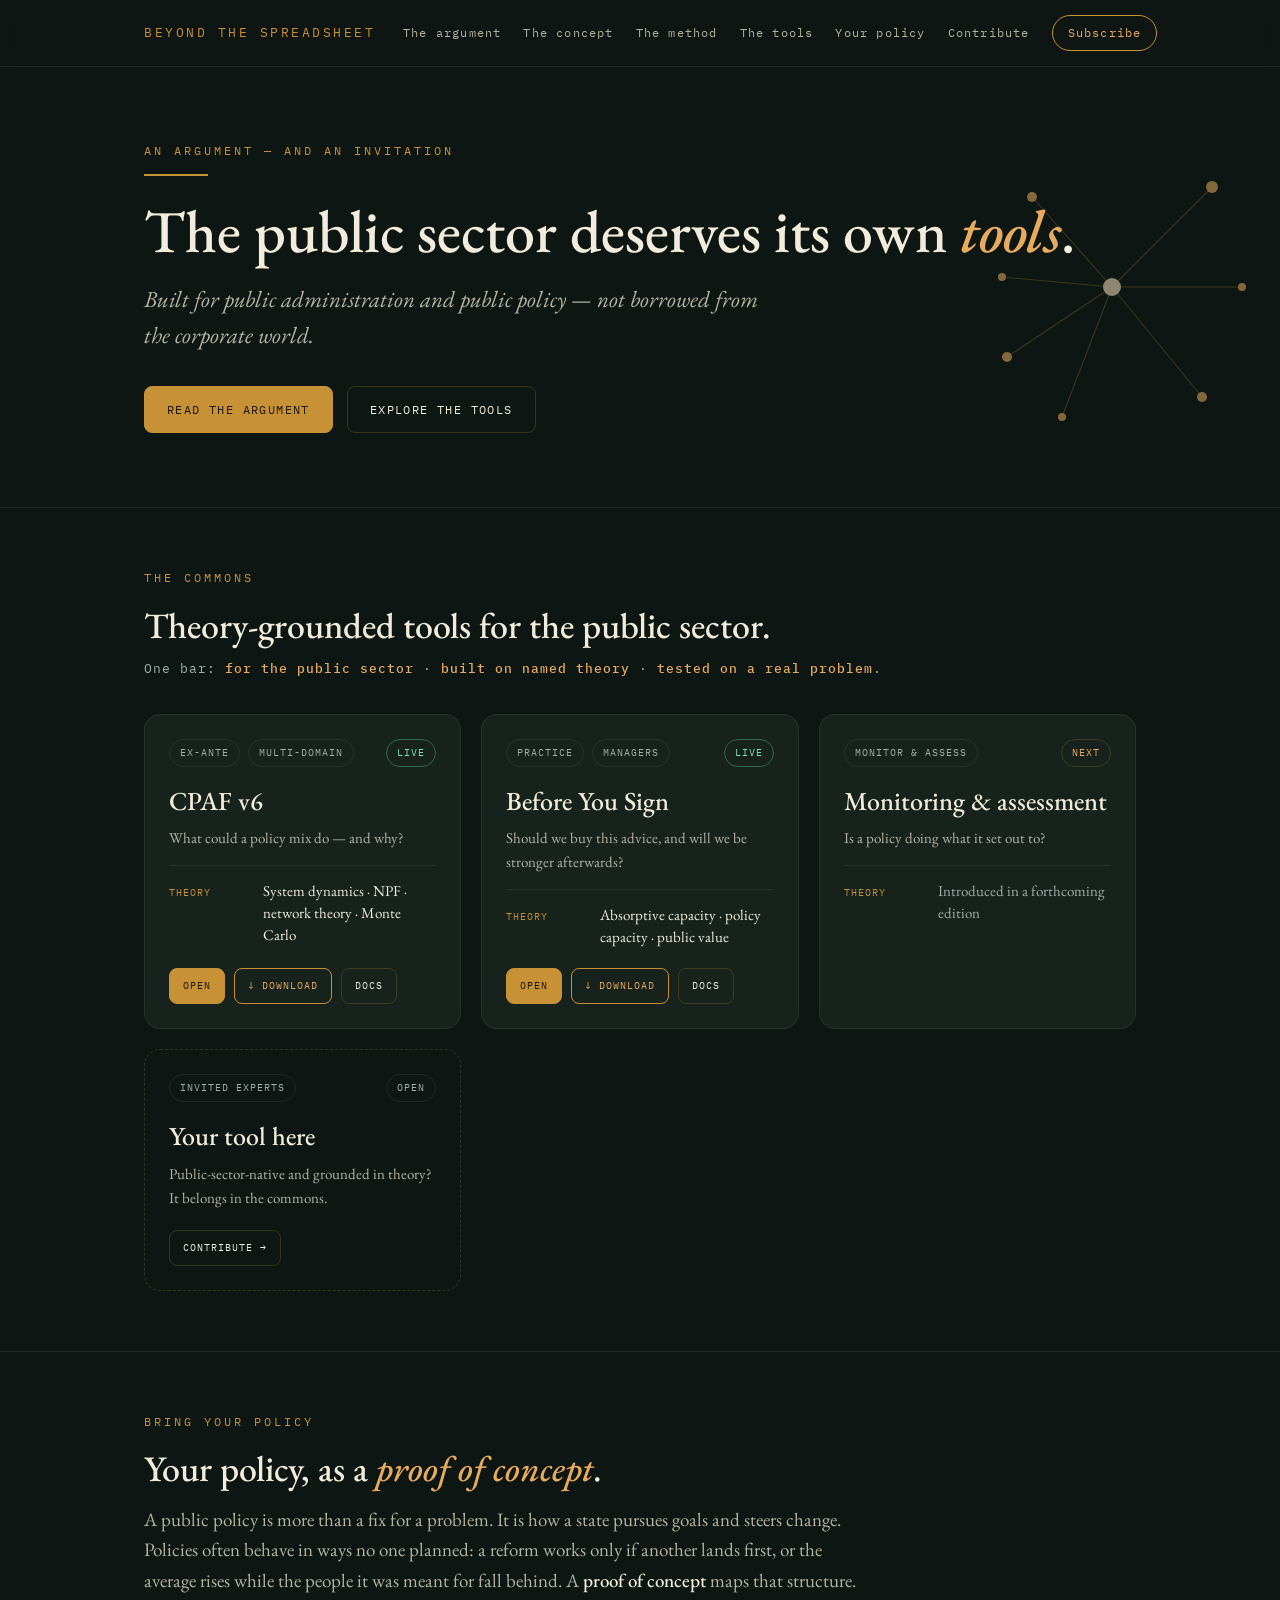
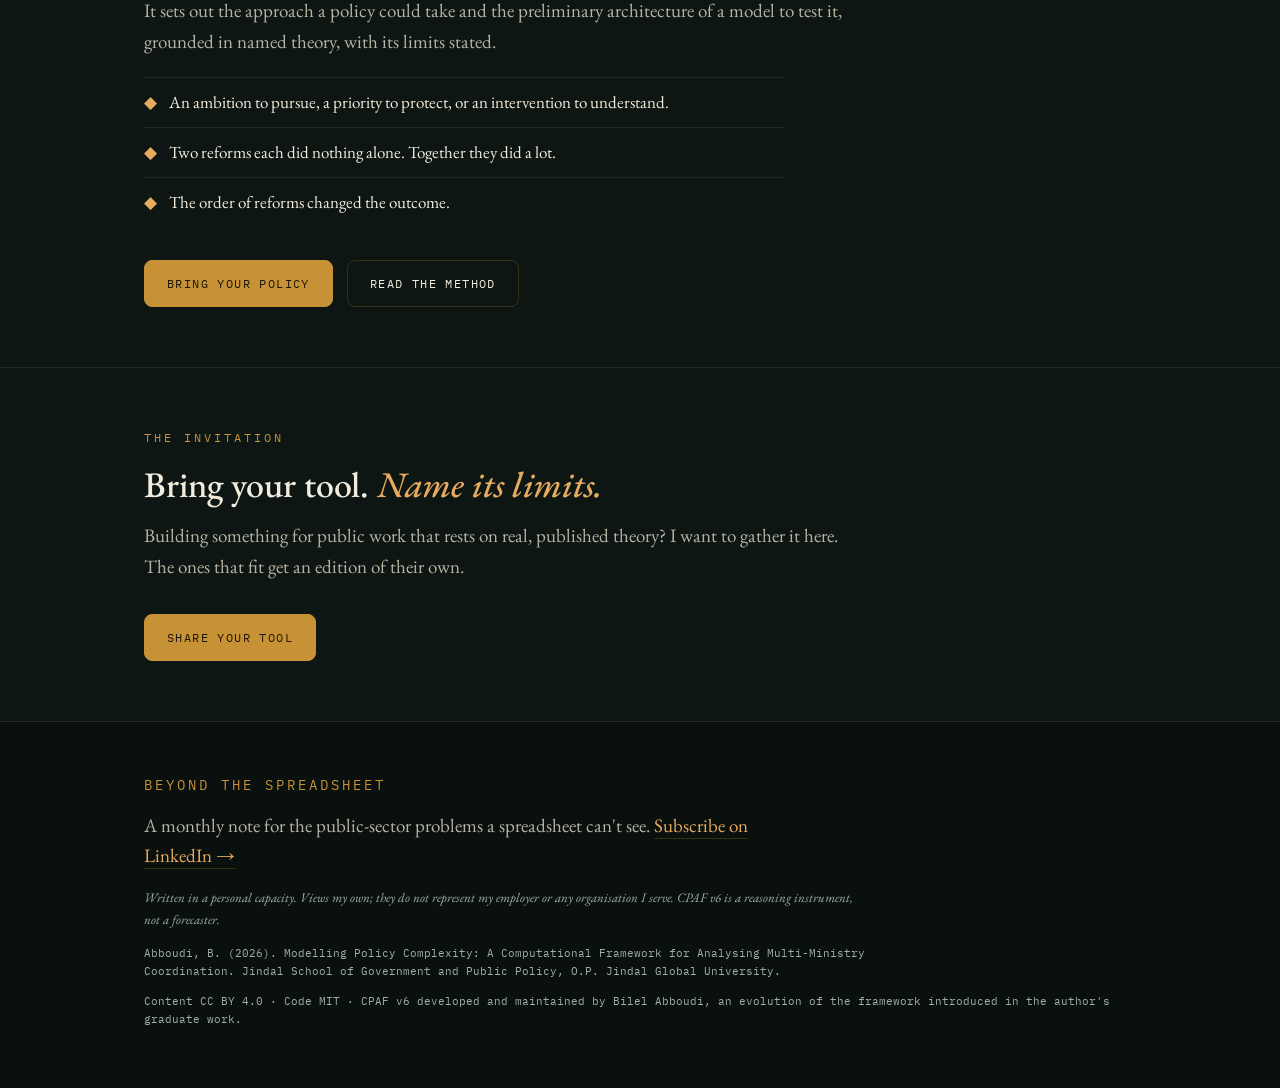
<file: index.html>
<!DOCTYPE html><html lang="en"><head><meta charset="utf-8"><meta name="viewport" content="width=device-width,initial-scale=1">
<title>Home · Beyond the Spreadsheet</title><meta name="description" content="Theory-grounded tools for the public sector.">
<link rel="preconnect" href="https://fonts.googleapis.com"><link rel="preconnect" href="https://fonts.gstatic.com" crossorigin>
<link rel="icon" href="/assets/img/favicon.svg"><link rel="stylesheet" href="/assets/css/brand.css">
<meta property="og:title" content="Beyond the Spreadsheet"><meta property="og:description" content="Theory-grounded tools for the public sector."><meta property="og:type" content="website">
</head><body><nav><div class="wrap"><a class="brand" href="/">BEYOND THE SPREADSHEET</a>
<div class="navlinks"><a href="/argument.html">The argument</a><a href="/concept.html">The concept</a><a href="/method.html">The method</a><a href="/tools.html">The tools</a><a href="/policy.html">Your policy</a><a href="/contribute.html">Contribute</a><a class="pill" data-subscribe href="#">Subscribe</a></div></div></nav>
<header><div class="wrap"><svg width="360" height="360" viewBox="0 0 360 360" style="position:absolute;right:8px;top:40px;opacity:.55" aria-hidden="true">
<g stroke="#C79236" stroke-opacity=".45" stroke-width="1.1"><line x1="200" y1="180" x2="120" y2="90"/><line x1="200" y1="180" x2="300" y2="80"/><line x1="200" y1="180" x2="330" y2="180"/><line x1="200" y1="180" x2="290" y2="290"/><line x1="200" y1="180" x2="150" y2="310"/><line x1="200" y1="180" x2="95" y2="250"/><line x1="200" y1="180" x2="90" y2="170"/></g>
<g fill="#E6AB5E"><circle cx="120" cy="90" r="5"/><circle cx="300" cy="80" r="6"/><circle cx="330" cy="180" r="4"/><circle cx="290" cy="290" r="5"/><circle cx="150" cy="310" r="4"/><circle cx="95" cy="250" r="5"/><circle cx="90" cy="170" r="4"/></g>
<circle cx="200" cy="180" r="9" fill="#F4E3C0"/></svg>
<div class="ey">An argument — and an invitation</div><div class="rule"></div>
<h1>The public sector deserves its own <em>tools</em>.</h1>
<p class="lede">Built for public administration and public policy — not borrowed from the corporate world.</p>
<div class="cta"><a class="btn primary" href="/argument.html">Read the argument</a><a class="btn ghost" href="/tools.html">Explore the tools</a></div></div></header>
<section><div class="wrap"><div class="ey lbl">The commons</div>
<h2>Theory-grounded tools for the public sector.</h2>
<div class="barline">One bar: <b>for the public sector</b> · <b>built on named theory</b> · <b>tested on a real problem</b>.</div>
<div class="cards" id="tools-grid">
<div class="card"><div class="tags"><span class="tag">Ex-ante</span><span class="tag">Multi-domain</span><span class="status st-live">Live</span></div>
<h3>CPAF v6</h3><div class="sub">What could a policy mix do &mdash; and why?</div>
<div class="kv"><div class="row"><span class="rk">Theory</span><span class="rv">System dynamics &middot; NPF &middot; network theory &middot; Monte Carlo</span></div></div>
<div class="cardcta"><a class="mini g" href="/model/" target="_blank" rel="noopener">Open</a><a class="mini d" href="/downloads/cpaf-v6-model.zip" download>&#8595; Download</a><a class="mini" href="/docs/">Docs</a></div></div>
<div class="card"><div class="tags"><span class="tag">Monitor &amp; assess</span><span class="status st-next">Next</span></div>
<h3>Monitoring &amp; assessment</h3><div class="sub">Is a policy doing what it set out to?</div>
<div class="kv"><div class="row"><span class="rk">Theory</span><span class="rv dim">Introduced in a forthcoming edition.</span></div></div></div>
<div class="card dashed"><div class="tags"><span class="tag">Invited experts</span><span class="status st-open">Open</span></div>
<h3>Your tool here</h3><div class="sub">Public-sector-native and grounded in theory? It belongs in the commons.</div>
<div class="cardcta"><a class="mini" href="/contribute.html">Contribute &#8594;</a></div></div>
</div></div></section>
<section><div class="wrap"><div class="ey lbl">Bring your policy</div>
<h2>Your policy, as a <em>proof of concept</em>.</h2>
<p class="body">A public policy is more than a fix for a problem. It is how a state pursues goals and steers change. Policies often behave in ways no one planned: a reform works only if another lands first, or the average rises while the people it was meant for fall behind. A <b>proof of concept</b> maps that structure. It sets out the approach a policy could take and the preliminary architecture of a model to test it, grounded in named theory, with its limits stated.</p>
<ul class="checks">
<li><span class="c">&#9670;</span> An ambition to pursue, a priority to protect, or an intervention to understand.</li>
<li><span class="c">&#9670;</span> Two reforms each did nothing alone. Together they did a lot.</li>
<li><span class="c">&#9670;</span> The order of reforms changed the outcome.</li>
</ul>
<div class="cta"><a class="btn primary" href="/policy.html">Bring your policy</a><a class="btn ghost" href="/method.html">Read the method</a></div></div></section>
<section><div class="wrap"><div class="ey lbl">The invitation</div>
<h2>Bring your tool. <em>Name its limits.</em></h2>
<p class="body">Building something for public work that rests on real, published theory? I want to gather it here. The ones that fit get an edition of their own.</p>
<div class="cta"><a class="btn primary" href="/contribute.html">Share your tool</a></div></div></section><footer><div class="wrap"><div class="fbrand">BEYOND THE SPREADSHEET</div>
<p class="body" style="margin-top:14px;max-width:640px">A monthly note for the public-sector problems a spreadsheet can't see. <a data-subscribe href="#" style="color:var(--gold2);border-bottom:1px solid var(--line)">Subscribe on LinkedIn &#8594;</a></p>
<p class="disc">Written in a personal capacity. Views my own; they do not represent my employer or any organisation I serve. CPAF v6 is a reasoning instrument, not a forecaster.</p>
<p class="cite">Abboudi, B. (2026). Modelling Policy Complexity: A Computational Framework for Analysing Multi-Ministry Coordination. Jindal School of Government and Public Policy, O.P. Jindal Global University.</p>
<p class="lic">Content CC BY 4.0 · Code MIT · CPAF v6 developed and maintained by Bilel Abboudi, an evolution of the framework introduced in the author's graduate work.</p></div></footer>
<script src="https://identity.netlify.com/v1/netlify-identity-widget.js"></script>
<script>
  if (window.netlifyIdentity) {
    window.netlifyIdentity.on("init", function(user){
      if (!user) {
        window.netlifyIdentity.on("login", function(){ document.location.href = "/admin/"; });
      }
    });
  }
</script>
<script src="/assets/js/site.js"></script></body></html>
</file>
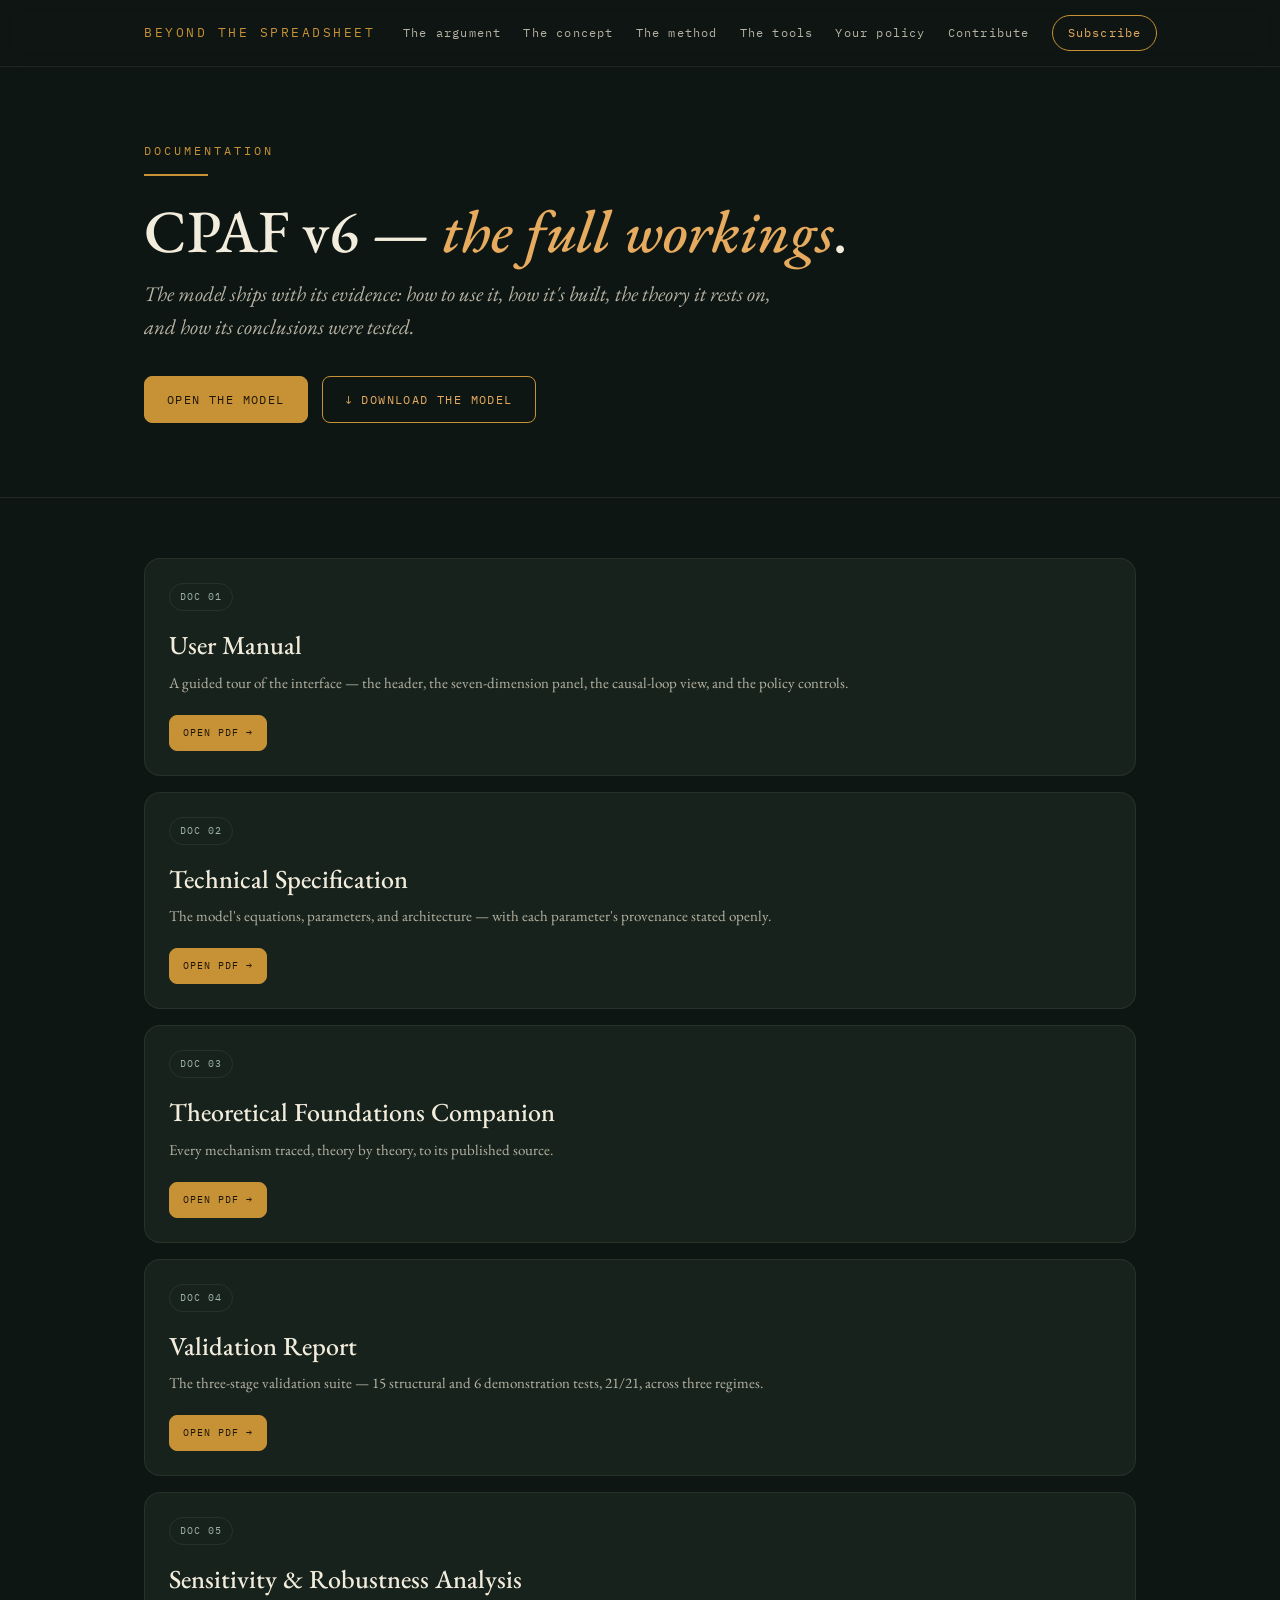
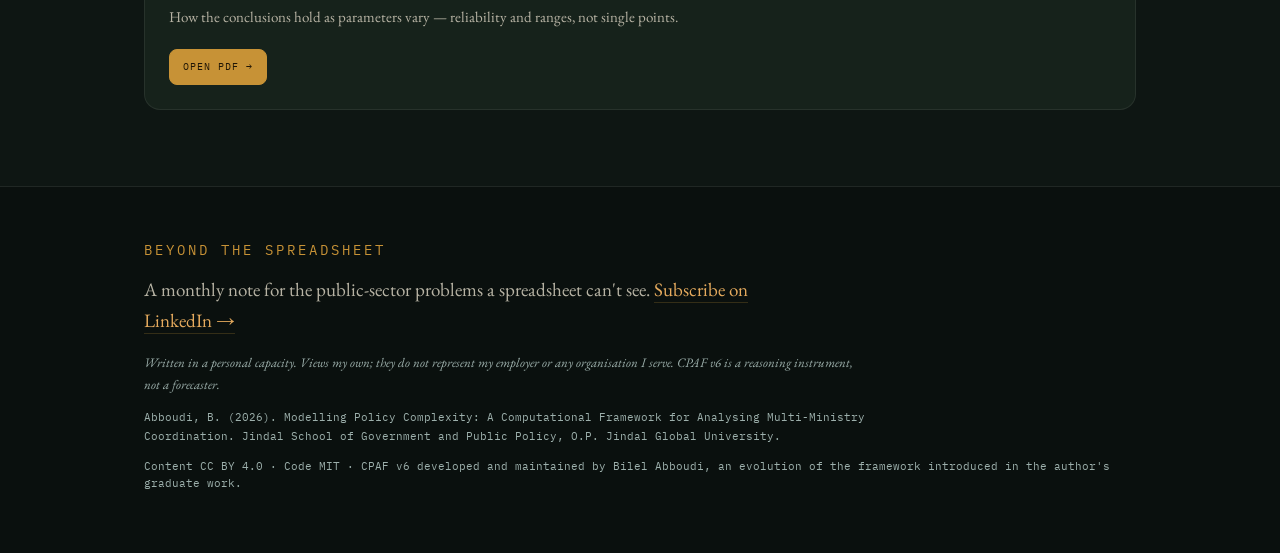
<file: docs/index.html>
<!DOCTYPE html><html lang="en"><head><meta charset="utf-8"><meta name="viewport" content="width=device-width,initial-scale=1">
<title>Documentation · Beyond the Spreadsheet</title><meta name="description" content="The CPAF v6 documentation.">
<link rel="preconnect" href="https://fonts.googleapis.com"><link rel="preconnect" href="https://fonts.gstatic.com" crossorigin>
<link rel="icon" href="/assets/img/favicon.svg"><link rel="stylesheet" href="/assets/css/brand.css">
<meta property="og:title" content="Beyond the Spreadsheet"><meta property="og:description" content="The CPAF v6 documentation."><meta property="og:type" content="website">
</head><body><nav><div class="wrap"><a class="brand" href="/">BEYOND THE SPREADSHEET</a>
<div class="navlinks"><a href="/argument.html">The argument</a><a href="/concept.html">The concept</a><a href="/method.html">The method</a><a href="/tools.html">The tools</a><a href="/policy.html">Your policy</a><a href="/contribute.html">Contribute</a><a class="pill" data-subscribe href="#">Subscribe</a></div></div></nav>
<header><div class="wrap"><div class="ey">Documentation</div><div class="rule"></div>
<h1>CPAF v6 — <em>the full workings</em>.</h1>
<p class="dek">The model ships with its evidence: how to use it, how it's built, the theory it rests on, and how its conclusions were tested.</p>
<div class="cta"><a class="btn primary" href="/model/" target="_blank" rel="noopener">Open the model</a><a class="btn download" href="/downloads/cpaf-v6-model.zip" download>&#8595; Download the model</a></div></div></header>
<section><div class="wrap"><div class="card" style="margin-bottom:16px"><div class="tags"><span class="tag">Doc 01</span></div><h3>User Manual</h3><div class="sub">A guided tour of the interface — the header, the seven-dimension panel, the causal-loop view, and the policy controls.</div><div class="cardcta"><a class="mini g" href="/docs/CPAF_v6_User_Manual.pdf" target="_blank" rel="noopener">Open PDF &#8594;</a></div></div><div class="card" style="margin-bottom:16px"><div class="tags"><span class="tag">Doc 02</span></div><h3>Technical Specification</h3><div class="sub">The model's equations, parameters, and architecture — with each parameter's provenance stated openly.</div><div class="cardcta"><a class="mini g" href="/docs/CPAF_v6_Technical_specification.pdf" target="_blank" rel="noopener">Open PDF &#8594;</a></div></div><div class="card" style="margin-bottom:16px"><div class="tags"><span class="tag">Doc 03</span></div><h3>Theoretical Foundations Companion</h3><div class="sub">Every mechanism traced, theory by theory, to its published source.</div><div class="cardcta"><a class="mini g" href="/docs/CPAF_v6_Theoretical_Foundations_Companion.pdf" target="_blank" rel="noopener">Open PDF &#8594;</a></div></div><div class="card" style="margin-bottom:16px"><div class="tags"><span class="tag">Doc 04</span></div><h3>Validation Report</h3><div class="sub">The three-stage validation suite — 15 structural and 6 demonstration tests, 21/21, across three regimes.</div><div class="cardcta"><a class="mini g" href="/docs/CPAF_v6_Validation_Report.pdf" target="_blank" rel="noopener">Open PDF &#8594;</a></div></div><div class="card" style="margin-bottom:16px"><div class="tags"><span class="tag">Doc 05</span></div><h3>Sensitivity & Robustness Analysis</h3><div class="sub">How the conclusions hold as parameters vary — reliability and ranges, not single points.</div><div class="cardcta"><a class="mini g" href="/docs/CPAF_v6_Sensitivity_Robustess_Analysis.pdf" target="_blank" rel="noopener">Open PDF &#8594;</a></div></div></div></section><footer><div class="wrap"><div class="fbrand">BEYOND THE SPREADSHEET</div>
<p class="body" style="margin-top:14px;max-width:640px">A monthly note for the public-sector problems a spreadsheet can't see. <a data-subscribe href="#" style="color:var(--gold2);border-bottom:1px solid var(--line)">Subscribe on LinkedIn &#8594;</a></p>
<p class="disc">Written in a personal capacity. Views my own; they do not represent my employer or any organisation I serve. CPAF v6 is a reasoning instrument, not a forecaster.</p>
<p class="cite">Abboudi, B. (2026). Modelling Policy Complexity: A Computational Framework for Analysing Multi-Ministry Coordination. Jindal School of Government and Public Policy, O.P. Jindal Global University.</p>
<p class="lic">Content CC BY 4.0 · Code MIT · CPAF v6 developed and maintained by Bilel Abboudi, an evolution of the framework introduced in the author's graduate work.</p></div></footer>
<script src="/assets/js/site.js"></script></body></html>
</file>
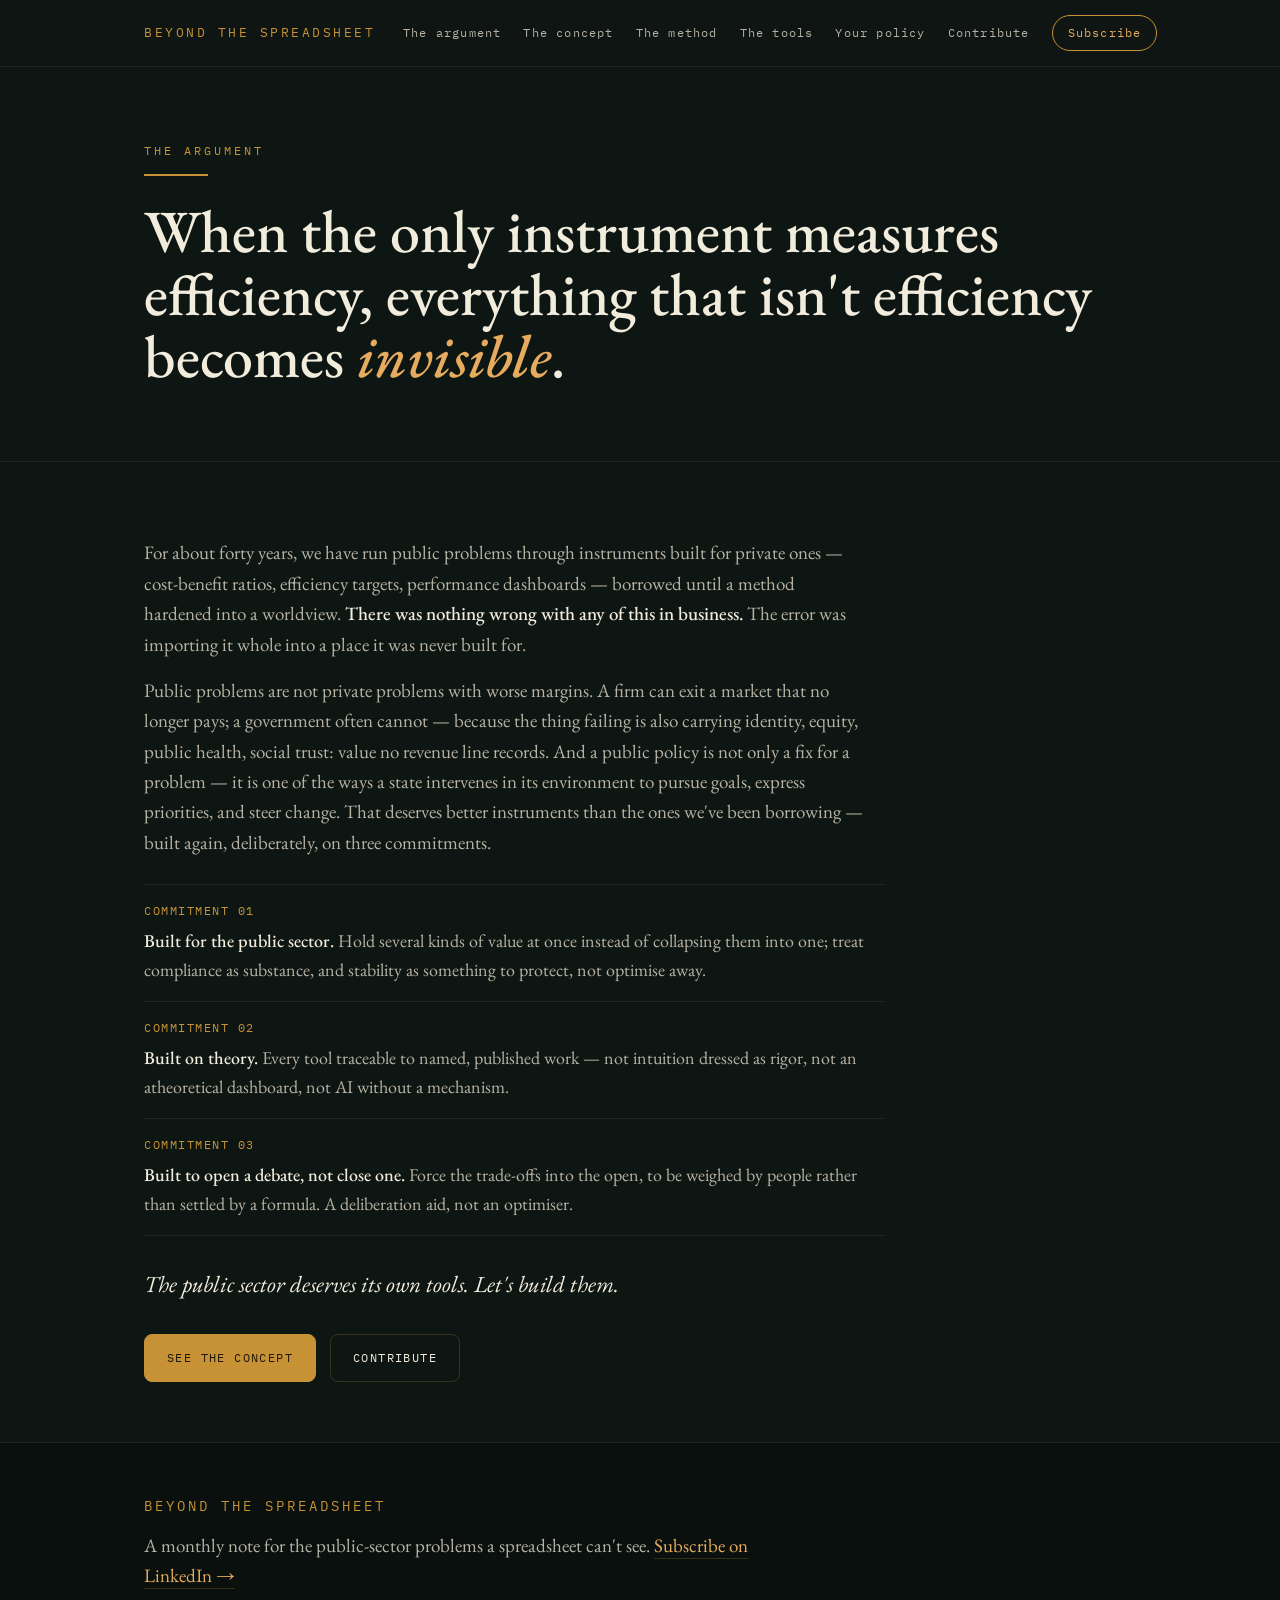
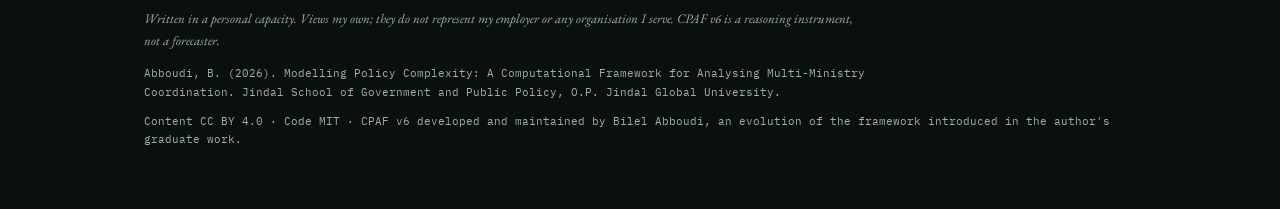
<file: argument.html>
<!DOCTYPE html><html lang="en"><head><meta charset="utf-8"><meta name="viewport" content="width=device-width,initial-scale=1">
<title>The argument · Beyond the Spreadsheet</title><meta name="description" content="Theory-grounded tools for the public sector.">
<link rel="preconnect" href="https://fonts.googleapis.com"><link rel="preconnect" href="https://fonts.gstatic.com" crossorigin>
<link rel="icon" href="/assets/img/favicon.svg"><link rel="stylesheet" href="/assets/css/brand.css">
<meta property="og:title" content="Beyond the Spreadsheet"><meta property="og:description" content="Theory-grounded tools for the public sector."><meta property="og:type" content="website">
</head><body><nav><div class="wrap"><a class="brand" href="/">BEYOND THE SPREADSHEET</a>
<div class="navlinks"><a href="/argument.html">The argument</a><a href="/concept.html">The concept</a><a href="/method.html">The method</a><a href="/tools.html">The tools</a><a href="/policy.html">Your policy</a><a href="/contribute.html">Contribute</a><a class="pill" data-subscribe href="#">Subscribe</a></div></div></nav>
<header><div class="wrap"><div class="ey">The argument</div><div class="rule"></div>
<h1>When the only instrument measures efficiency, everything that isn't efficiency becomes <em>invisible</em>.</h1></div></header>
<section><div class="wrap">
<p class="body">For about forty years, we have run public problems through instruments built for private ones — cost-benefit ratios, efficiency targets, performance dashboards — borrowed until a method hardened into a worldview. <b>There was nothing wrong with any of this in business.</b> The error was importing it whole into a place it was never built for.</p>
<p class="body">Public problems are not private problems with worse margins. A firm can exit a market that no longer pays; a government often cannot — because the thing failing is also carrying identity, equity, public health, social trust: value no revenue line records. And a public policy is not only a fix for a problem — it is one of the ways a state intervenes in its environment to pursue goals, express priorities, and steer change. That deserves better instruments than the ones we've been borrowing — built again, deliberately, on three commitments.</p>
<div class="commit">
<div class="it"><div class="h">Commitment 01</div><div class="t"><b>Built for the public sector.</b> Hold several kinds of value at once instead of collapsing them into one; treat compliance as substance, and stability as something to protect, not optimise away.</div></div>
<div class="it"><div class="h">Commitment 02</div><div class="t"><b>Built on theory.</b> Every tool traceable to named, published work — not intuition dressed as rigor, not an atheoretical dashboard, not AI without a mechanism.</div></div>
<div class="it"><div class="h">Commitment 03</div><div class="t"><b>Built to open a debate, not close one.</b> Force the trade-offs into the open, to be weighed by people rather than settled by a formula. A deliberation aid, not an optimiser.</div></div>
</div>
<p class="close">The public sector deserves its own tools. Let's build them.</p>
<div class="cta"><a class="btn primary" href="/concept.html">See the concept</a><a class="btn ghost" href="/contribute.html">Contribute</a></div></div></section><footer><div class="wrap"><div class="fbrand">BEYOND THE SPREADSHEET</div>
<p class="body" style="margin-top:14px;max-width:640px">A monthly note for the public-sector problems a spreadsheet can't see. <a data-subscribe href="#" style="color:var(--gold2);border-bottom:1px solid var(--line)">Subscribe on LinkedIn &#8594;</a></p>
<p class="disc">Written in a personal capacity. Views my own; they do not represent my employer or any organisation I serve. CPAF v6 is a reasoning instrument, not a forecaster.</p>
<p class="cite">Abboudi, B. (2026). Modelling Policy Complexity: A Computational Framework for Analysing Multi-Ministry Coordination. Jindal School of Government and Public Policy, O.P. Jindal Global University.</p>
<p class="lic">Content CC BY 4.0 · Code MIT · CPAF v6 developed and maintained by Bilel Abboudi, an evolution of the framework introduced in the author's graduate work.</p></div></footer>
<script src="/assets/js/site.js"></script></body></html>
</file>
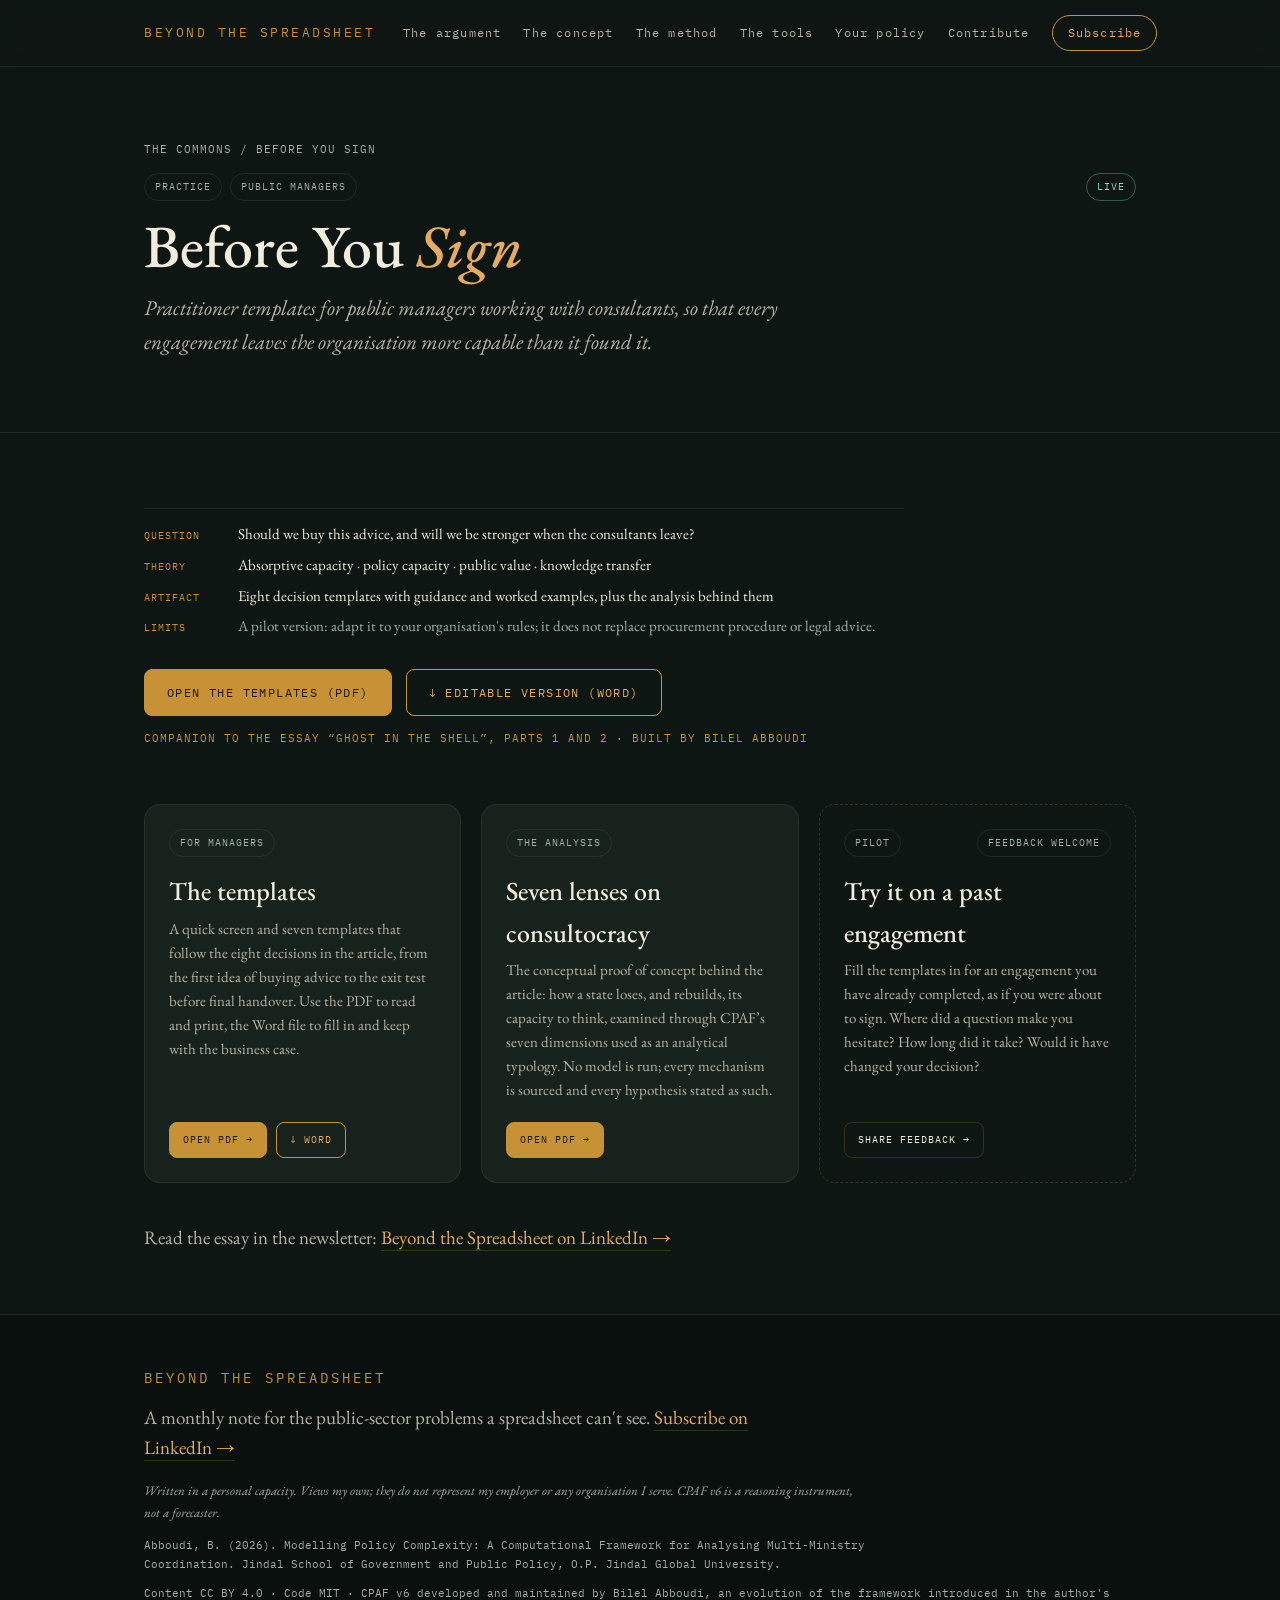
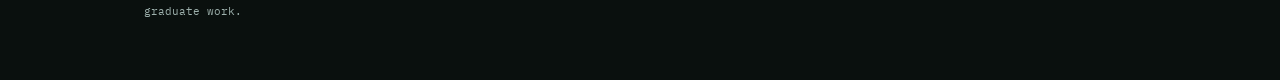
<file: before-you-sign.html>
<!DOCTYPE html><html lang="en"><head><meta charset="utf-8"><meta name="viewport" content="width=device-width,initial-scale=1">
<title>Before You Sign · Beyond the Spreadsheet</title><meta name="description" content="Practitioner templates for public managers working with consultants, and the analysis behind them.">
<link rel="preconnect" href="https://fonts.googleapis.com"><link rel="preconnect" href="https://fonts.gstatic.com" crossorigin>
<link rel="icon" href="/assets/img/favicon.svg"><link rel="stylesheet" href="/assets/css/brand.css">
<meta property="og:title" content="Beyond the Spreadsheet"><meta property="og:description" content="Theory-grounded tools for the public sector."><meta property="og:type" content="website">
</head><body><nav><div class="wrap"><a class="brand" href="/">BEYOND THE SPREADSHEET</a>
<div class="navlinks"><a href="/argument.html">The argument</a><a href="/concept.html">The concept</a><a href="/method.html">The method</a><a href="/tools.html">The tools</a><a href="/policy.html">Your policy</a><a href="/contribute.html">Contribute</a><a class="pill" data-subscribe href="#">Subscribe</a></div></div></nav>
<header><div class="wrap"><div class="bc"><a href="/tools.html" style="color:var(--muted)">The commons</a> / Before You Sign</div>
<div class="tags" style="margin-top:14px"><span class="tag">Practice</span><span class="tag">Public managers</span><span class="status st-live">Live</span></div>
<h1 style="margin-top:10px">Before You <em>Sign</em></h1>
<p class="dek">Practitioner templates for public managers working with consultants, so that every engagement leaves the organisation more capable than it found it.</p></div></header>
<section><div class="wrap">
<div class="kv" style="max-width:760px"><div class="row"><span class="rk">Question</span><span class="rv">Should we buy this advice, and will we be stronger when the consultants leave?</span></div>
<div class="row"><span class="rk">Theory</span><span class="rv">Absorptive capacity · policy capacity · public value · knowledge transfer</span></div>
<div class="row"><span class="rk">Artifact</span><span class="rv">Eight decision templates with guidance and worked examples, plus the analysis behind them</span></div>
<div class="row"><span class="rk">Limits</span><span class="rv dim">A pilot version: adapt it to your organisation's rules; it does not replace procurement procedure or legal advice.</span></div></div>
<div class="cta"><a class="btn primary" href="/downloads/before-you-sign-templates.pdf" target="_blank" rel="noopener">Open the templates (PDF)</a><a class="btn download" href="/downloads/before-you-sign-templates.docx" download>&#8595; Editable version (Word)</a></div>
<p class="note">Companion to the essay &ldquo;Ghost in the Shell&rdquo;, Parts 1 and 2 &middot; Built by Bilel Abboudi</p>
<div class="cards" style="margin-top:56px">
<div class="card"><div class="tags"><span class="tag">For managers</span></div><h3>The templates</h3><div class="sub">A quick screen and seven templates that follow the eight decisions in the article, from the first idea of buying advice to the exit test before final handover. Use the PDF to read and print, the Word file to fill in and keep with the business case.</div>
<div class="cardcta"><a class="mini g" href="/downloads/before-you-sign-templates.pdf" target="_blank" rel="noopener">Open PDF &#8594;</a><a class="mini d" href="/downloads/before-you-sign-templates.docx" download>&#8595; Word</a></div></div>
<div class="card"><div class="tags"><span class="tag">The analysis</span></div><h3>Seven lenses on consultocracy</h3><div class="sub">The conceptual proof of concept behind the article: how a state loses, and rebuilds, its capacity to think, examined through CPAF&rsquo;s seven dimensions used as an analytical typology. No model is run; every mechanism is sourced and every hypothesis stated as such.</div>
<div class="cardcta"><a class="mini g" href="/downloads/consultocracy-seven-lenses-analysis.pdf" target="_blank" rel="noopener">Open PDF &#8594;</a></div></div>
<div class="card dashed"><div class="tags"><span class="tag">Pilot</span><span class="status st-open">Feedback welcome</span></div><h3>Try it on a past engagement</h3><div class="sub">Fill the templates in for an engagement you have already completed, as if you were about to sign. Where did a question make you hesitate? How long did it take? Would it have changed your decision?</div>
<div class="cardcta"><a class="mini" href="/contribute.html">Share feedback &#8594;</a></div></div>
</div>
<p class="body" style="margin-top:40px">Read the essay in the newsletter: <a data-subscribe href="#" style="color:var(--gold2);border-bottom:1px solid var(--line)">Beyond the Spreadsheet on LinkedIn &#8594;</a></p>
</div></section><footer><div class="wrap"><div class="fbrand">BEYOND THE SPREADSHEET</div>
<p class="body" style="margin-top:14px;max-width:640px">A monthly note for the public-sector problems a spreadsheet can't see. <a data-subscribe href="#" style="color:var(--gold2);border-bottom:1px solid var(--line)">Subscribe on LinkedIn &#8594;</a></p>
<p class="disc">Written in a personal capacity. Views my own; they do not represent my employer or any organisation I serve. CPAF v6 is a reasoning instrument, not a forecaster.</p>
<p class="cite">Abboudi, B. (2026). Modelling Policy Complexity: A Computational Framework for Analysing Multi-Ministry Coordination. Jindal School of Government and Public Policy, O.P. Jindal Global University.</p>
<p class="lic">Content CC BY 4.0 · Code MIT · CPAF v6 developed and maintained by Bilel Abboudi, an evolution of the framework introduced in the author's graduate work.</p></div></footer>
<script src="/assets/js/site.js"></script></body></html>
</file>
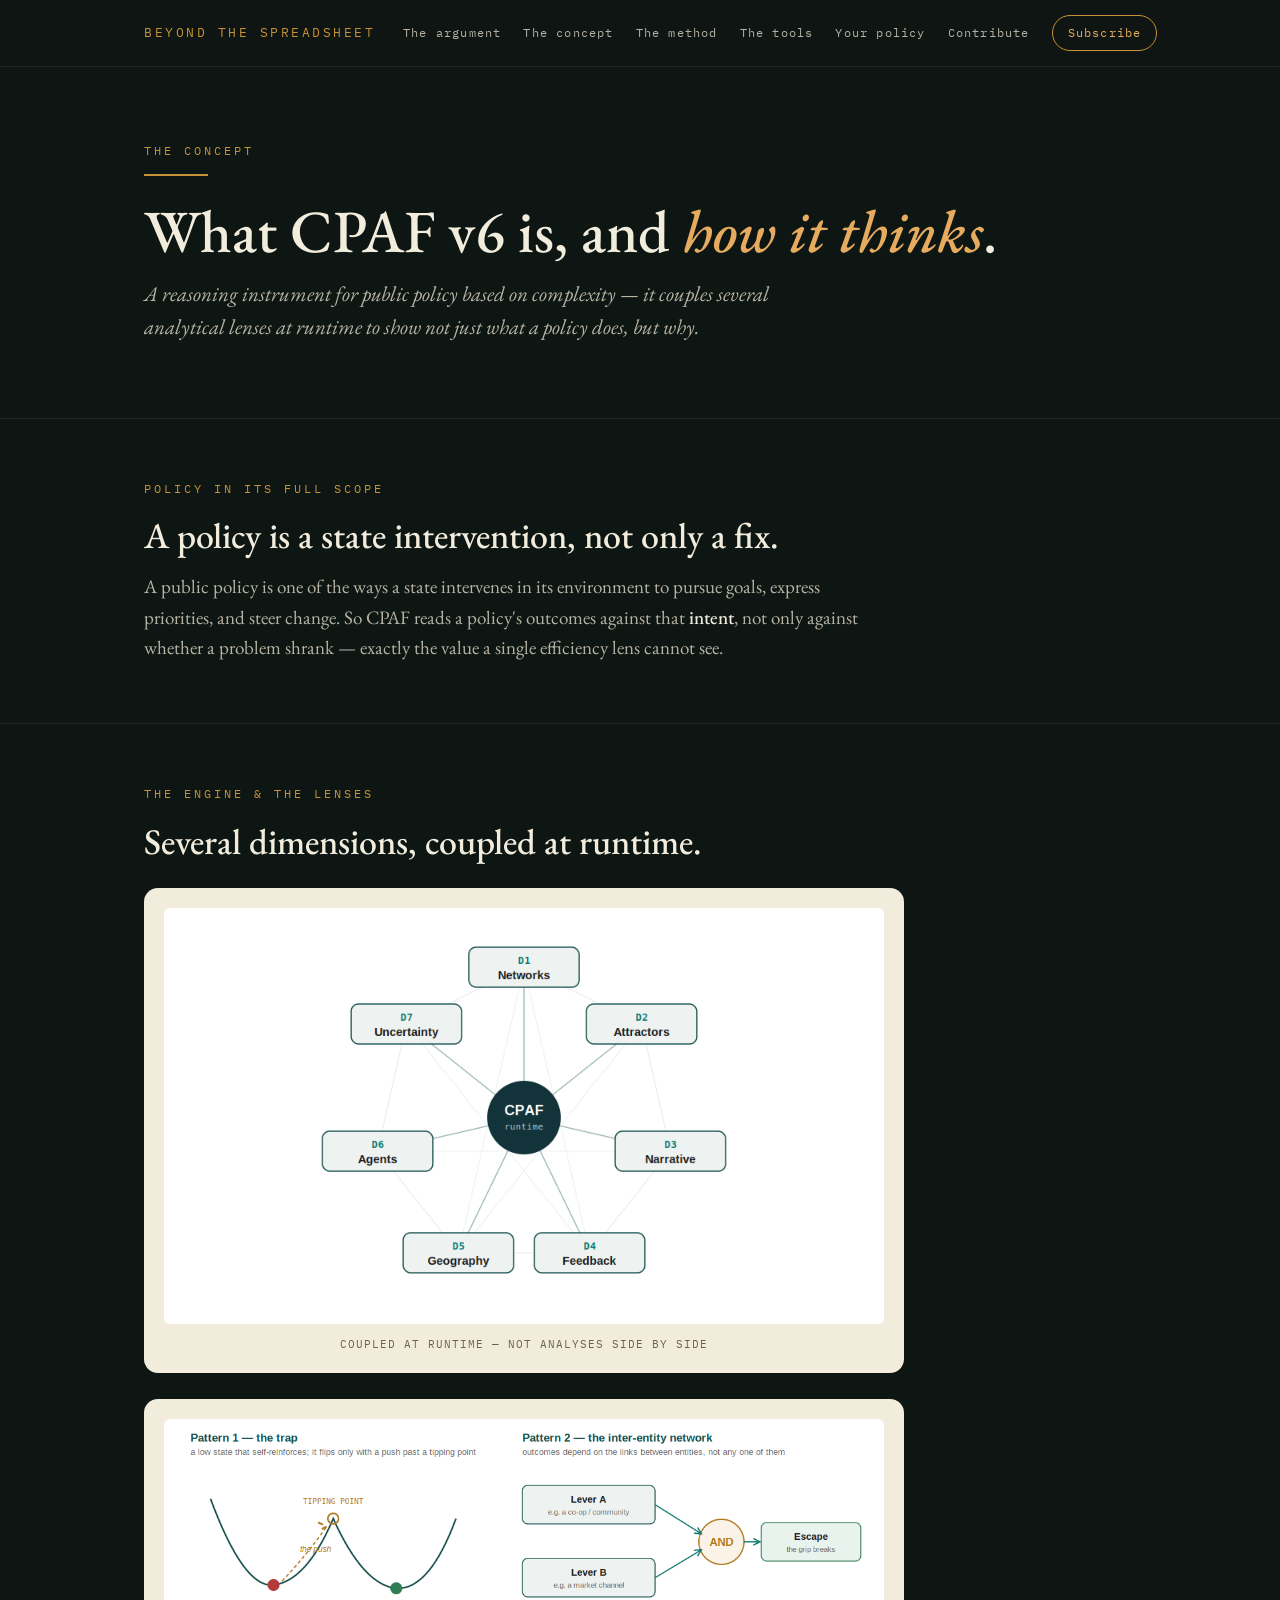
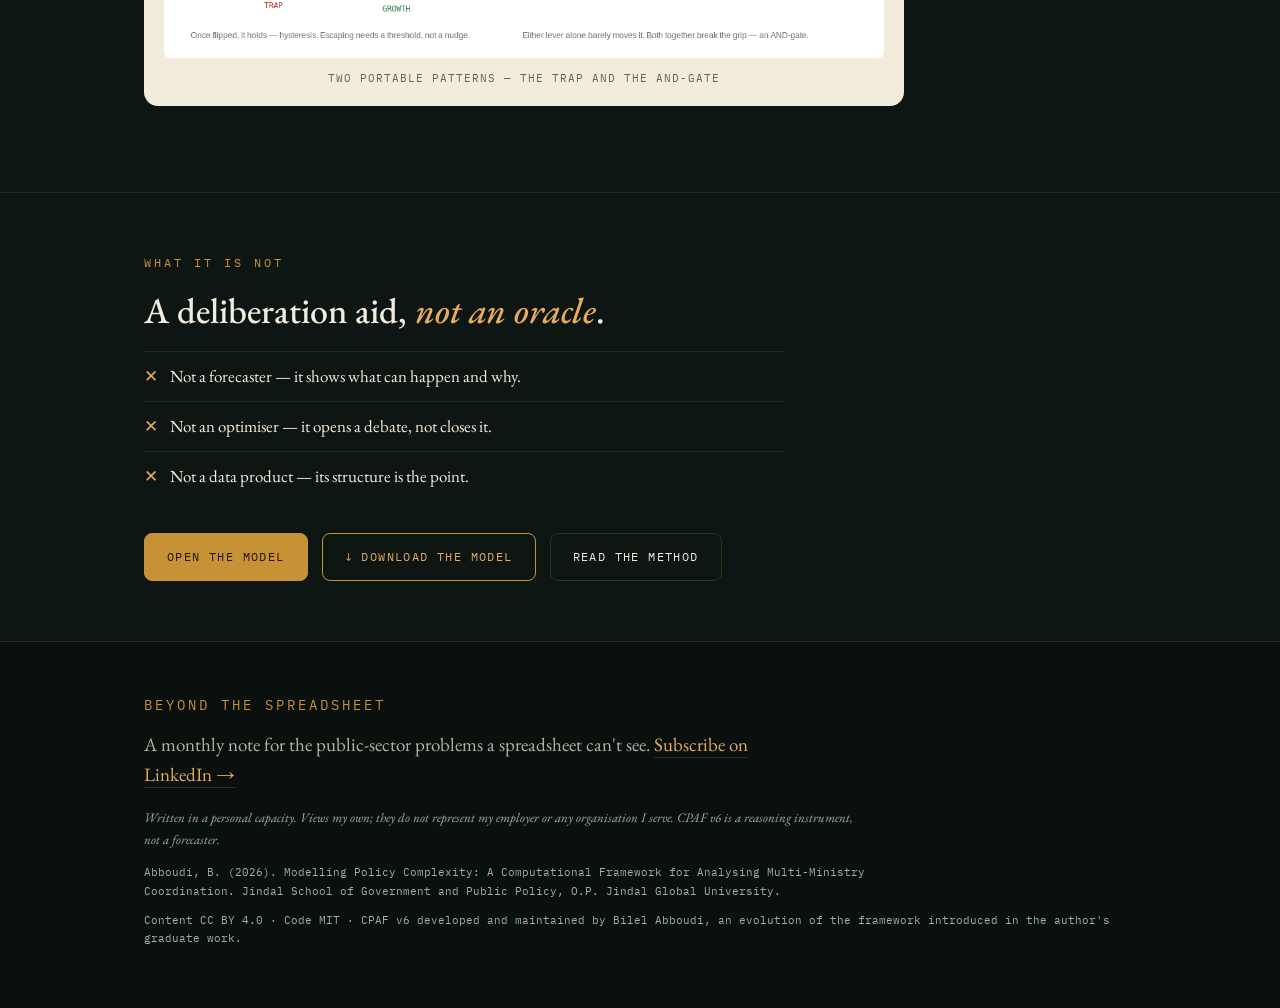
<file: concept.html>
<!DOCTYPE html><html lang="en"><head><meta charset="utf-8"><meta name="viewport" content="width=device-width,initial-scale=1">
<title>The concept · Beyond the Spreadsheet</title><meta name="description" content="Theory-grounded tools for the public sector.">
<link rel="preconnect" href="https://fonts.googleapis.com"><link rel="preconnect" href="https://fonts.gstatic.com" crossorigin>
<link rel="icon" href="/assets/img/favicon.svg"><link rel="stylesheet" href="/assets/css/brand.css">
<meta property="og:title" content="Beyond the Spreadsheet"><meta property="og:description" content="Theory-grounded tools for the public sector."><meta property="og:type" content="website">
</head><body><nav><div class="wrap"><a class="brand" href="/">BEYOND THE SPREADSHEET</a>
<div class="navlinks"><a href="/argument.html">The argument</a><a href="/concept.html">The concept</a><a href="/method.html">The method</a><a href="/tools.html">The tools</a><a href="/policy.html">Your policy</a><a href="/contribute.html">Contribute</a><a class="pill" data-subscribe href="#">Subscribe</a></div></div></nav>
<header><div class="wrap"><div class="ey">The concept</div><div class="rule"></div>
<h1>What CPAF v6 is, and <em>how it thinks</em>.</h1>
<p class="dek">A reasoning instrument for public policy based on complexity — it couples several analytical lenses at runtime to show not just what a policy does, but why.</p></div></header>
<section><div class="wrap"><div class="ey lbl">Policy in its full scope</div>
<h2>A policy is a state intervention, not only a fix.</h2>
<p class="body">A public policy is one of the ways a state intervenes in its environment to pursue goals, express priorities, and steer change. So CPAF reads a policy's outcomes against that <b>intent</b>, not only against whether a problem shrank — exactly the value a single efficiency lens cannot see.</p></div></section>
<section><div class="wrap"><div class="ey lbl">The engine & the lenses</div>
<h2>Several dimensions, coupled at runtime.</h2>
<div class="figure"><img src="/assets/img/concept_dimensions.png" alt="Seven dimensions coupled at runtime"><div class="cap">Coupled at runtime — not analyses side by side</div></div>
<div class="figure"><img src="/assets/img/method_patterns.png" alt="The two portable patterns"><div class="cap">Two portable patterns — the trap and the AND-gate</div></div></div></section>
<section><div class="wrap"><div class="ey lbl">What it is not</div>
<h2>A deliberation aid, <em>not an oracle</em>.</h2>
<ul class="checks"><li><span class="c">✕</span> Not a forecaster — it shows what can happen and why.</li>
<li><span class="c">✕</span> Not an optimiser — it opens a debate, not closes it.</li>
<li><span class="c">✕</span> Not a data product — its structure is the point.</li></ul>
<div class="cta"><a class="btn primary" href="/model/" target="_blank" rel="noopener">Open the model</a><a class="btn download" href="/downloads/cpaf-v6-model.zip" download>&#8595; Download the model</a><a class="btn ghost" href="/method.html">Read the method</a></div></div></section><footer><div class="wrap"><div class="fbrand">BEYOND THE SPREADSHEET</div>
<p class="body" style="margin-top:14px;max-width:640px">A monthly note for the public-sector problems a spreadsheet can't see. <a data-subscribe href="#" style="color:var(--gold2);border-bottom:1px solid var(--line)">Subscribe on LinkedIn &#8594;</a></p>
<p class="disc">Written in a personal capacity. Views my own; they do not represent my employer or any organisation I serve. CPAF v6 is a reasoning instrument, not a forecaster.</p>
<p class="cite">Abboudi, B. (2026). Modelling Policy Complexity: A Computational Framework for Analysing Multi-Ministry Coordination. Jindal School of Government and Public Policy, O.P. Jindal Global University.</p>
<p class="lic">Content CC BY 4.0 · Code MIT · CPAF v6 developed and maintained by Bilel Abboudi, an evolution of the framework introduced in the author's graduate work.</p></div></footer>
<script src="/assets/js/site.js"></script></body></html>
</file>
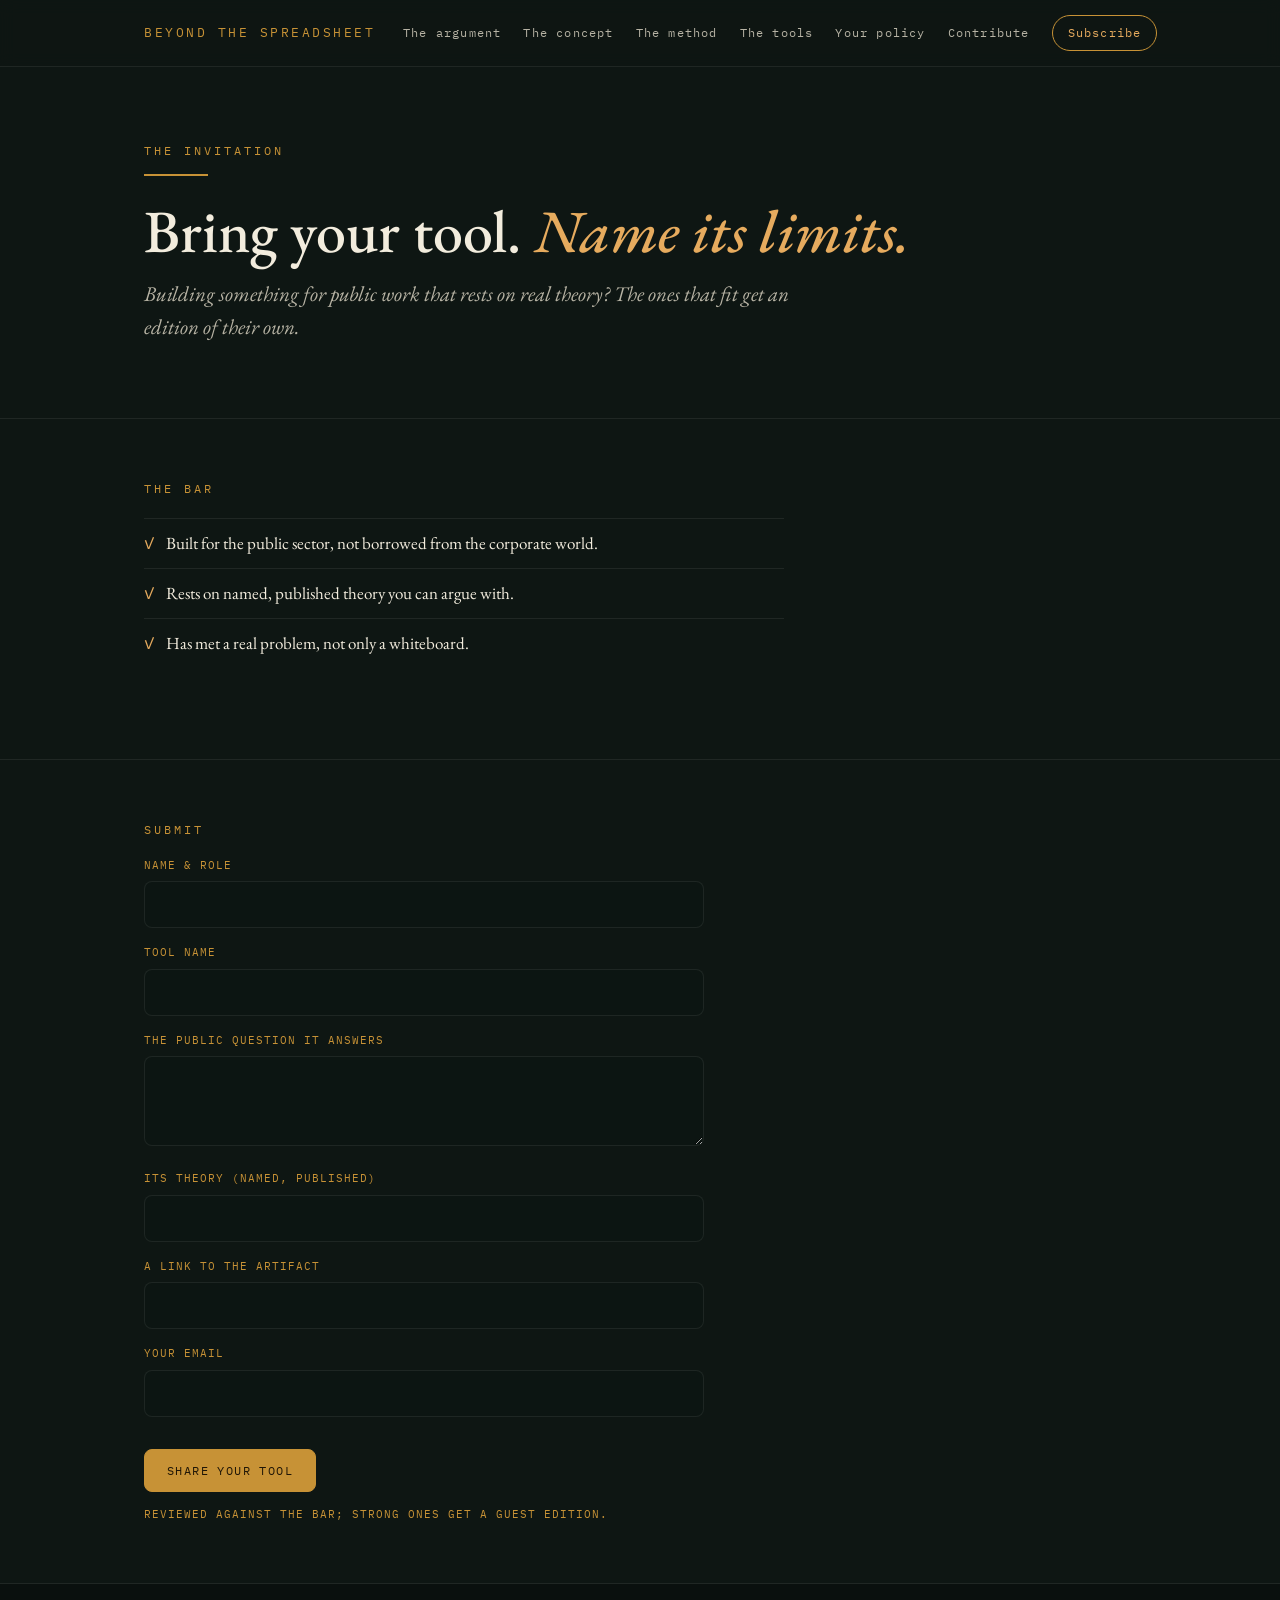
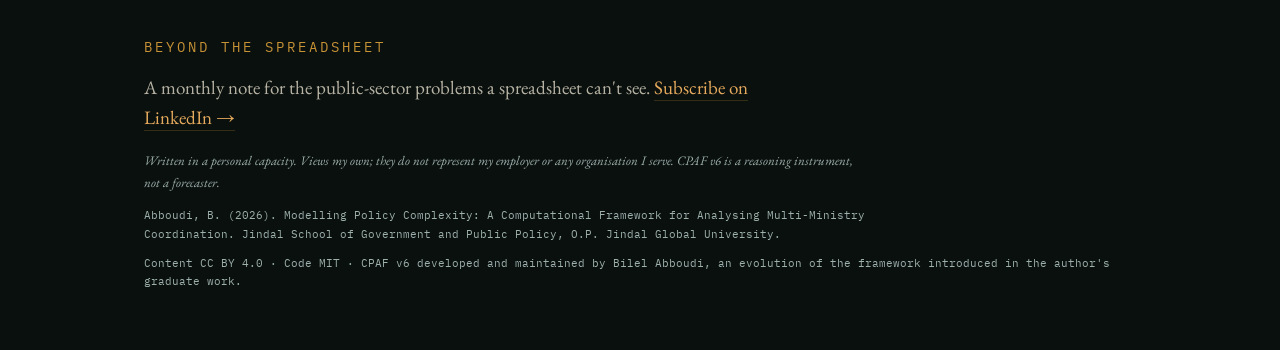
<file: contribute.html>
<!DOCTYPE html><html lang="en"><head><meta charset="utf-8"><meta name="viewport" content="width=device-width,initial-scale=1">
<title>Contribute · Beyond the Spreadsheet</title><meta name="description" content="Theory-grounded tools for the public sector.">
<link rel="preconnect" href="https://fonts.googleapis.com"><link rel="preconnect" href="https://fonts.gstatic.com" crossorigin>
<link rel="icon" href="/assets/img/favicon.svg"><link rel="stylesheet" href="/assets/css/brand.css">
<meta property="og:title" content="Beyond the Spreadsheet"><meta property="og:description" content="Theory-grounded tools for the public sector."><meta property="og:type" content="website">
</head><body><nav><div class="wrap"><a class="brand" href="/">BEYOND THE SPREADSHEET</a>
<div class="navlinks"><a href="/argument.html">The argument</a><a href="/concept.html">The concept</a><a href="/method.html">The method</a><a href="/tools.html">The tools</a><a href="/policy.html">Your policy</a><a href="/contribute.html">Contribute</a><a class="pill" data-subscribe href="#">Subscribe</a></div></div></nav>
<header><div class="wrap"><div class="ey">The invitation</div><div class="rule"></div>
<h1>Bring your tool. <em>Name its limits.</em></h1>
<p class="dek">Building something for public work that rests on real theory? The ones that fit get an edition of their own.</p></div></header>
<section><div class="wrap"><div class="ey lbl">The bar</div>
<ul class="checks"><li><span class="c">✓</span> Built for the public sector, not borrowed from the corporate world.</li>
<li><span class="c">✓</span> Rests on named, published theory you can argue with.</li>
<li><span class="c">✓</span> Has met a real problem, not only a whiteboard.</li></ul></div></section>
<section><div class="wrap"><div class="ey lbl">Submit</div>
<form data-contribute action="https://formspree.io/f/mnpargav" method="POST">
<div class="field"><label>Name &amp; role</label><input name="name" required></div>
<div class="field"><label>Tool name</label><input name="tool"></div>
<div class="field"><label>The public question it answers</label><textarea name="question"></textarea></div>
<div class="field"><label>Its theory (named, published)</label><input name="theory"></div>
<div class="field"><label>A link to the artifact</label><input name="link"></div>
<div class="field"><label>Your email</label><input type="email" name="email" required></div>
<div class="cta"><button class="btn primary" type="submit">Share your tool</button></div>
</form>
<p class="note">Reviewed against the bar; strong ones get a guest edition.</p></div></section><footer><div class="wrap"><div class="fbrand">BEYOND THE SPREADSHEET</div>
<p class="body" style="margin-top:14px;max-width:640px">A monthly note for the public-sector problems a spreadsheet can't see. <a data-subscribe href="#" style="color:var(--gold2);border-bottom:1px solid var(--line)">Subscribe on LinkedIn &#8594;</a></p>
<p class="disc">Written in a personal capacity. Views my own; they do not represent my employer or any organisation I serve. CPAF v6 is a reasoning instrument, not a forecaster.</p>
<p class="cite">Abboudi, B. (2026). Modelling Policy Complexity: A Computational Framework for Analysing Multi-Ministry Coordination. Jindal School of Government and Public Policy, O.P. Jindal Global University.</p>
<p class="lic">Content CC BY 4.0 · Code MIT · CPAF v6 developed and maintained by Bilel Abboudi, an evolution of the framework introduced in the author's graduate work.</p></div></footer>
<script src="/assets/js/site.js"></script></body></html>
</file>
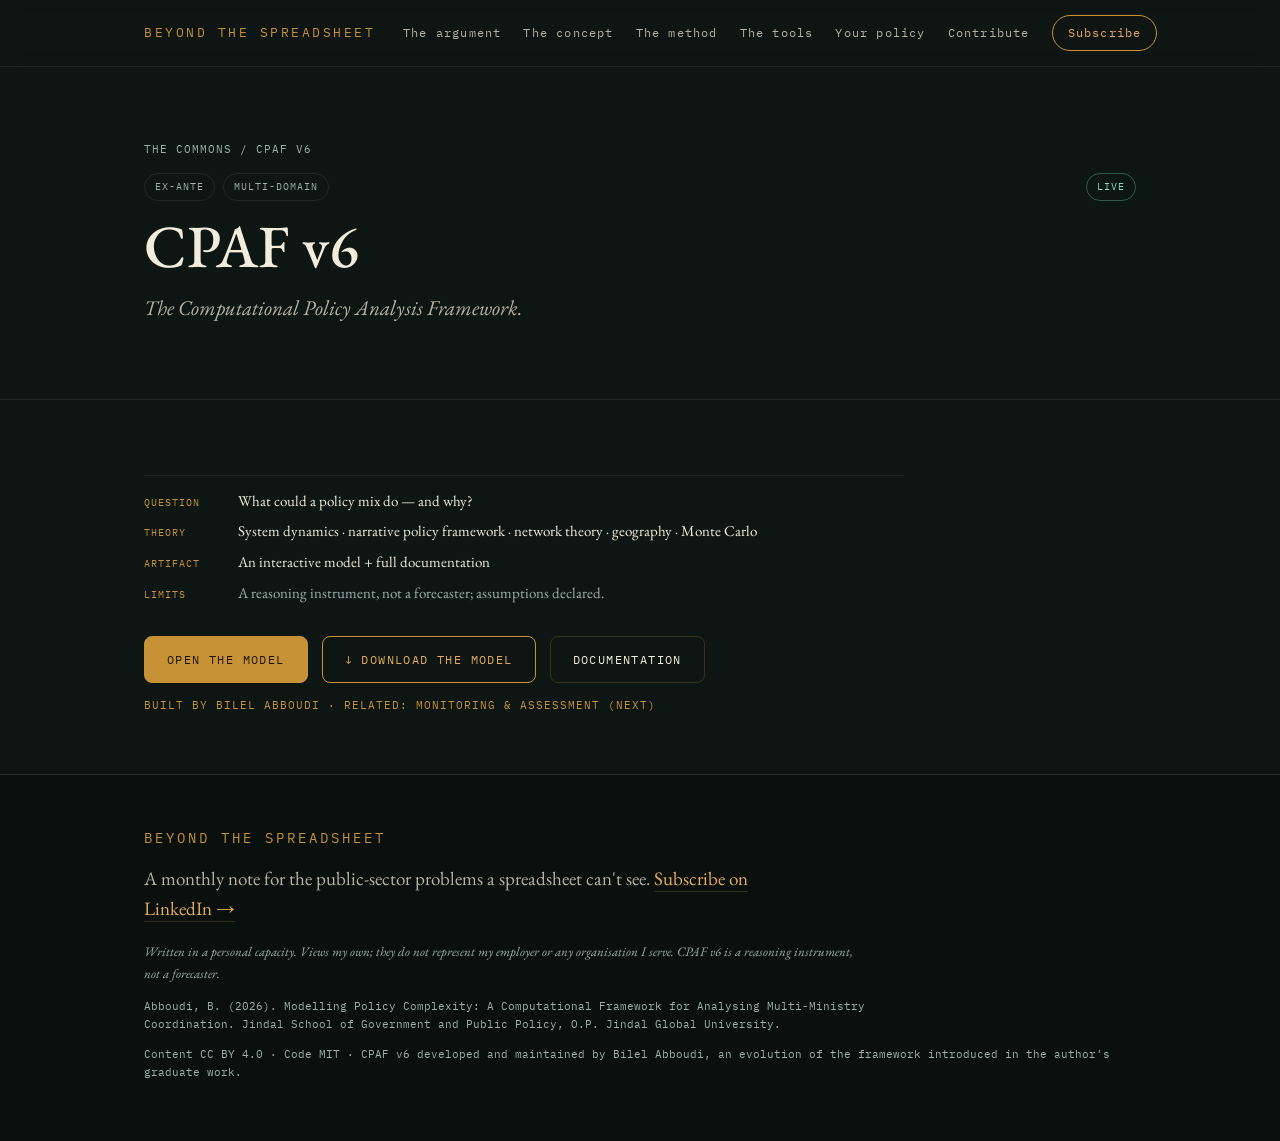
<file: cpaf.html>
<!DOCTYPE html><html lang="en"><head><meta charset="utf-8"><meta name="viewport" content="width=device-width,initial-scale=1">
<title>CPAF v6 · Beyond the Spreadsheet</title><meta name="description" content="Theory-grounded tools for the public sector.">
<link rel="preconnect" href="https://fonts.googleapis.com"><link rel="preconnect" href="https://fonts.gstatic.com" crossorigin>
<link rel="icon" href="/assets/img/favicon.svg"><link rel="stylesheet" href="/assets/css/brand.css">
<meta property="og:title" content="Beyond the Spreadsheet"><meta property="og:description" content="Theory-grounded tools for the public sector."><meta property="og:type" content="website">
</head><body><nav><div class="wrap"><a class="brand" href="/">BEYOND THE SPREADSHEET</a>
<div class="navlinks"><a href="/argument.html">The argument</a><a href="/concept.html">The concept</a><a href="/method.html">The method</a><a href="/tools.html">The tools</a><a href="/policy.html">Your policy</a><a href="/contribute.html">Contribute</a><a class="pill" data-subscribe href="#">Subscribe</a></div></div></nav>
<header><div class="wrap"><div class="bc"><a href="/tools.html" style="color:var(--muted)">The commons</a> / CPAF v6</div>
<div class="tags" style="margin-top:14px"><span class="tag">Ex-ante</span><span class="tag">Multi-domain</span><span class="status st-live">Live</span></div>
<h1 style="margin-top:10px">CPAF v6</h1><p class="dek">The Computational Policy Analysis Framework.</p></div></header>
<section><div class="wrap">
<div class="kv" style="max-width:760px"><div class="row"><span class="rk">Question</span><span class="rv">What could a policy mix do — and why?</span></div>
<div class="row"><span class="rk">Theory</span><span class="rv">System dynamics · narrative policy framework · network theory · geography · Monte Carlo</span></div>
<div class="row"><span class="rk">Artifact</span><span class="rv">An interactive model + full documentation</span></div>
<div class="row"><span class="rk">Limits</span><span class="rv dim">A reasoning instrument, not a forecaster; assumptions declared.</span></div></div>
<div class="cta"><a class="btn primary" href="/model/" target="_blank" rel="noopener">Open the model</a><a class="btn download" href="/downloads/cpaf-v6-model.zip" download>&#8595; Download the model</a><a class="btn ghost" href="/docs/">Documentation</a></div>
<p class="note">Built by Bilel Abboudi · Related: Monitoring &amp; assessment (next)</p></div></section><footer><div class="wrap"><div class="fbrand">BEYOND THE SPREADSHEET</div>
<p class="body" style="margin-top:14px;max-width:640px">A monthly note for the public-sector problems a spreadsheet can't see. <a data-subscribe href="#" style="color:var(--gold2);border-bottom:1px solid var(--line)">Subscribe on LinkedIn &#8594;</a></p>
<p class="disc">Written in a personal capacity. Views my own; they do not represent my employer or any organisation I serve. CPAF v6 is a reasoning instrument, not a forecaster.</p>
<p class="cite">Abboudi, B. (2026). Modelling Policy Complexity: A Computational Framework for Analysing Multi-Ministry Coordination. Jindal School of Government and Public Policy, O.P. Jindal Global University.</p>
<p class="lic">Content CC BY 4.0 · Code MIT · CPAF v6 developed and maintained by Bilel Abboudi, an evolution of the framework introduced in the author's graduate work.</p></div></footer>
<script src="/assets/js/site.js"></script></body></html>
</file>
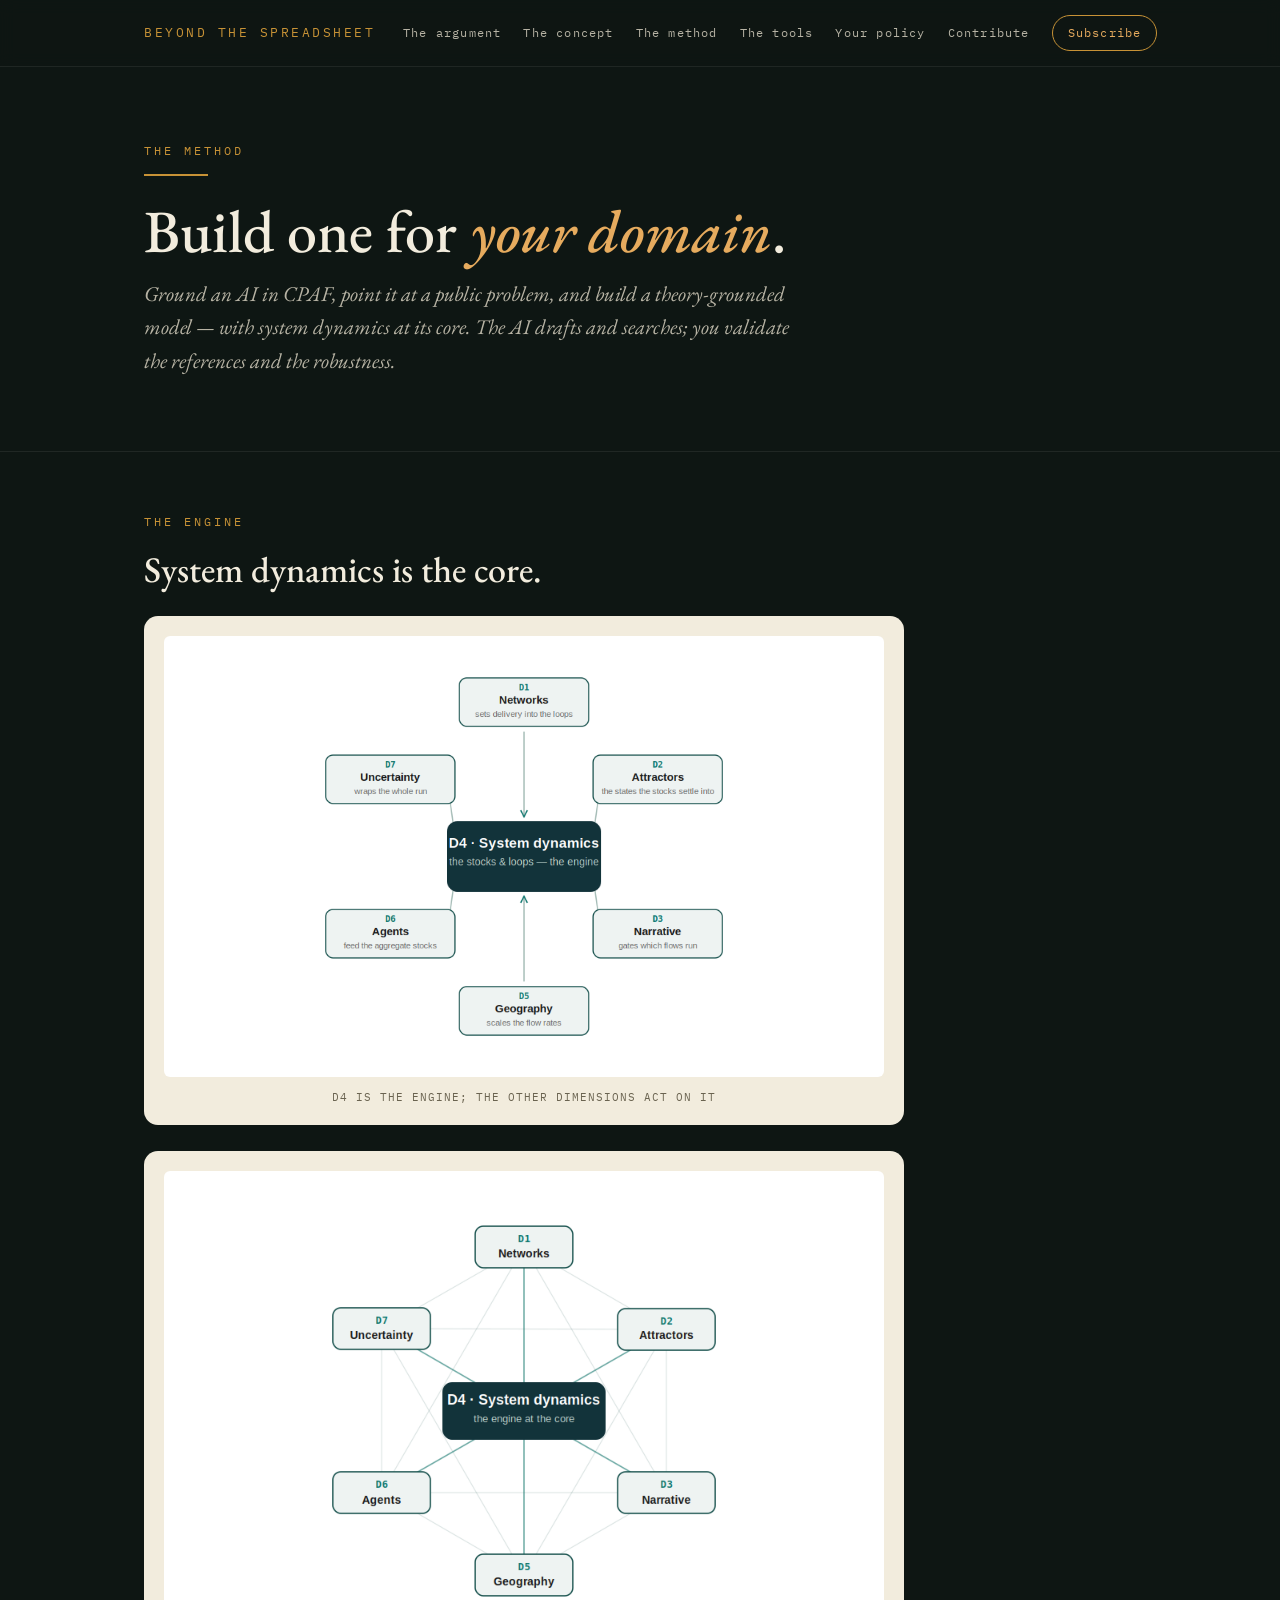
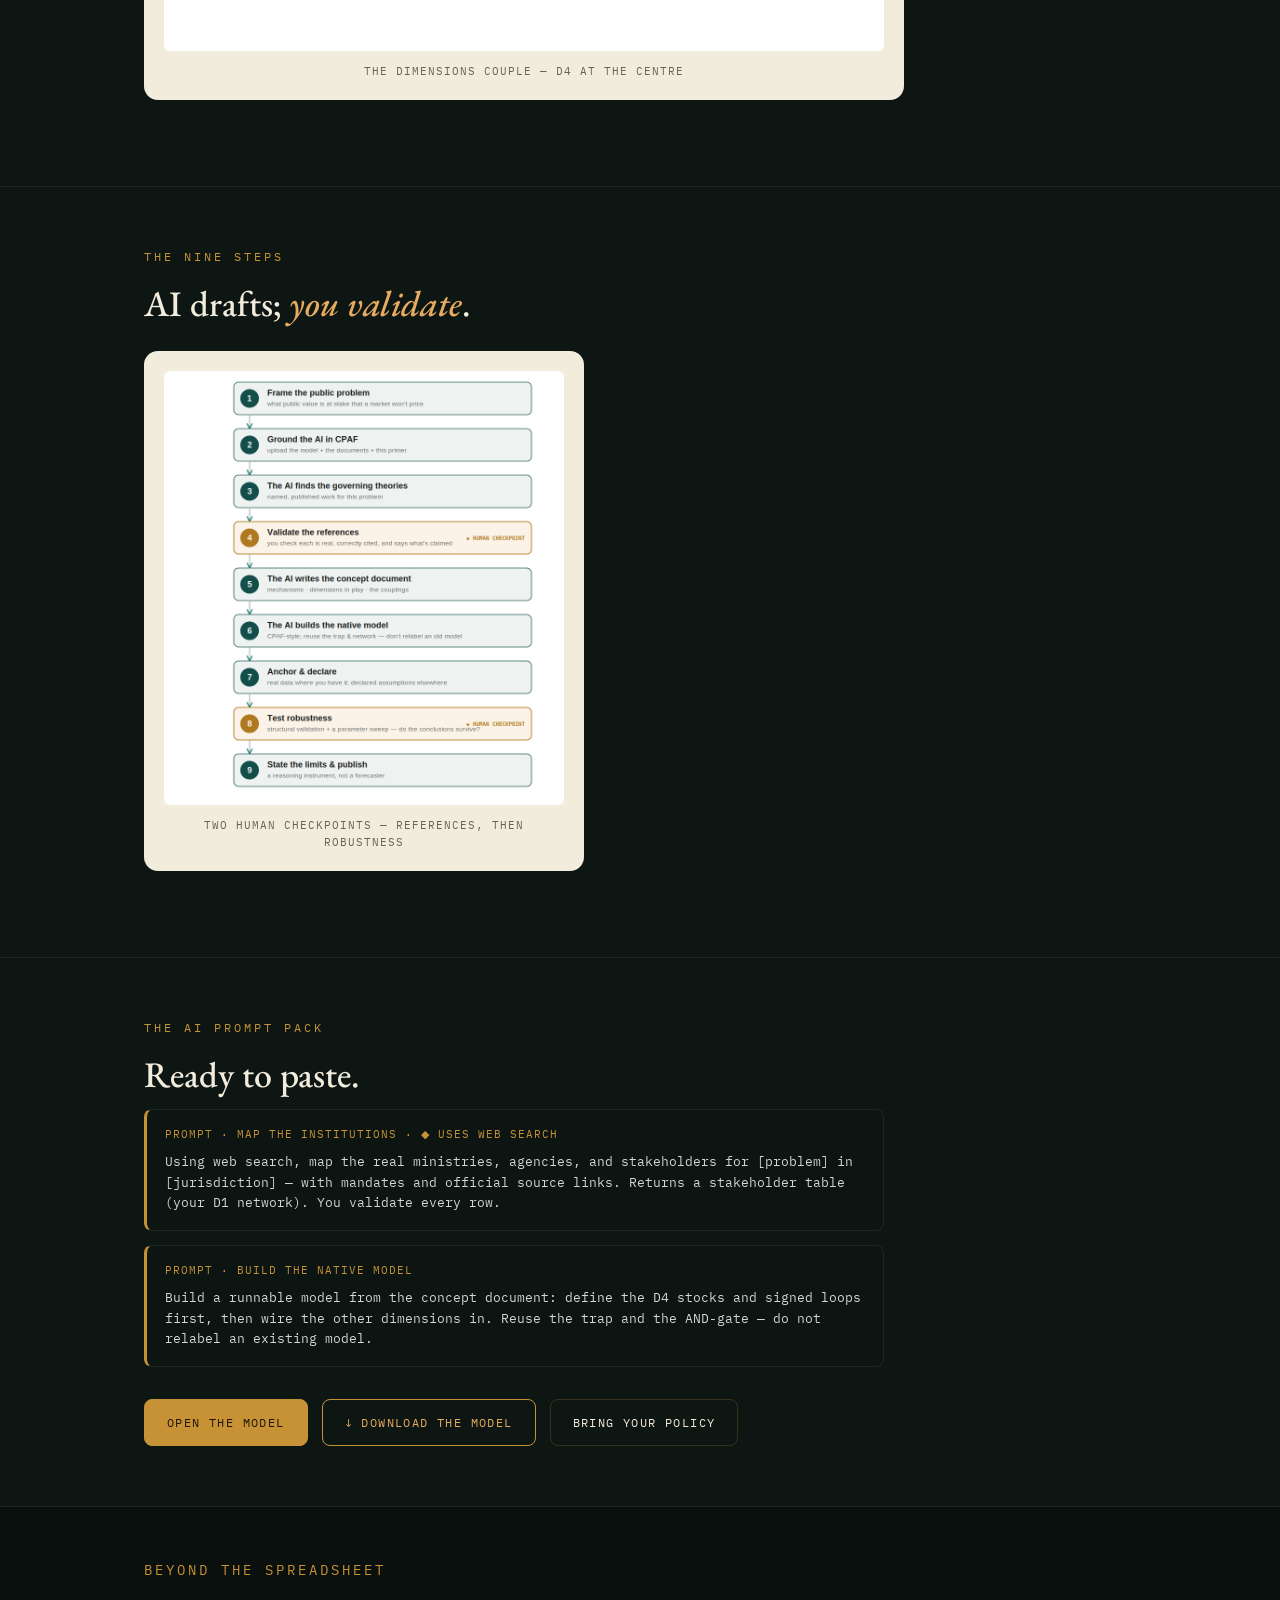
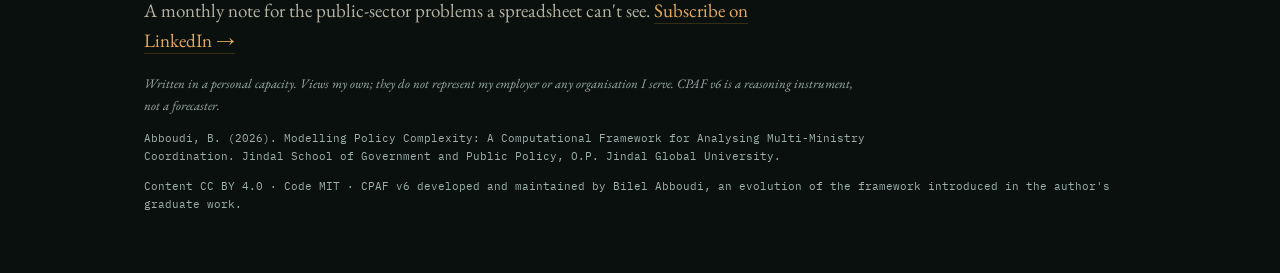
<file: method.html>
<!DOCTYPE html><html lang="en"><head><meta charset="utf-8"><meta name="viewport" content="width=device-width,initial-scale=1">
<title>The method · Beyond the Spreadsheet</title><meta name="description" content="Theory-grounded tools for the public sector.">
<link rel="preconnect" href="https://fonts.googleapis.com"><link rel="preconnect" href="https://fonts.gstatic.com" crossorigin>
<link rel="icon" href="/assets/img/favicon.svg"><link rel="stylesheet" href="/assets/css/brand.css">
<meta property="og:title" content="Beyond the Spreadsheet"><meta property="og:description" content="Theory-grounded tools for the public sector."><meta property="og:type" content="website">
</head><body><nav><div class="wrap"><a class="brand" href="/">BEYOND THE SPREADSHEET</a>
<div class="navlinks"><a href="/argument.html">The argument</a><a href="/concept.html">The concept</a><a href="/method.html">The method</a><a href="/tools.html">The tools</a><a href="/policy.html">Your policy</a><a href="/contribute.html">Contribute</a><a class="pill" data-subscribe href="#">Subscribe</a></div></div></nav>
<header><div class="wrap"><div class="ey">The method</div><div class="rule"></div>
<h1>Build one for <em>your domain</em>.</h1>
<p class="dek">Ground an AI in CPAF, point it at a public problem, and build a theory-grounded model — with system dynamics at its core. The AI drafts and searches; you validate the references and the robustness.</p></div></header>
<section><div class="wrap"><div class="ey lbl">The engine</div>
<h2>System dynamics is the core.</h2>
<div class="figure"><img src="/assets/img/method_d4core.png" alt="D4 system dynamics as the engine"><div class="cap">D4 is the engine; the other dimensions act on it</div></div>
<div class="figure"><img src="/assets/img/method_coupled_core.png" alt="The dimensions coupled, D4 at the core"><div class="cap">The dimensions couple — D4 at the centre</div></div></div></section>
<section><div class="wrap"><div class="ey lbl">The nine steps</div>
<h2>AI drafts; <em>you validate</em>.</h2>
<div class="figure" style="max-width:440px"><img src="/assets/img/method_flow.png" alt="The nine-step method"><div class="cap">Two human checkpoints — references, then robustness</div></div></div></section>
<section><div class="wrap"><div class="ey lbl">The AI prompt pack</div>
<h2>Ready to paste.</h2>
<div class="promptbox"><div class="plabel">Prompt · Map the institutions · &#9670; uses web search</div>Using web search, map the real ministries, agencies, and stakeholders for [problem] in [jurisdiction] — with mandates and official source links. Returns a stakeholder table (your D1 network). You validate every row.</div>
<div class="promptbox"><div class="plabel">Prompt · Build the native model</div>Build a runnable model from the concept document: define the D4 stocks and signed loops first, then wire the other dimensions in. Reuse the trap and the AND-gate — do not relabel an existing model.</div>
<div class="cta"><a class="btn primary" href="/model/" target="_blank" rel="noopener">Open the model</a><a class="btn download" href="/downloads/cpaf-v6-model.zip" download>&#8595; Download the model</a><a class="btn ghost" href="/policy.html">Bring your policy</a></div></div></section><footer><div class="wrap"><div class="fbrand">BEYOND THE SPREADSHEET</div>
<p class="body" style="margin-top:14px;max-width:640px">A monthly note for the public-sector problems a spreadsheet can't see. <a data-subscribe href="#" style="color:var(--gold2);border-bottom:1px solid var(--line)">Subscribe on LinkedIn &#8594;</a></p>
<p class="disc">Written in a personal capacity. Views my own; they do not represent my employer or any organisation I serve. CPAF v6 is a reasoning instrument, not a forecaster.</p>
<p class="cite">Abboudi, B. (2026). Modelling Policy Complexity: A Computational Framework for Analysing Multi-Ministry Coordination. Jindal School of Government and Public Policy, O.P. Jindal Global University.</p>
<p class="lic">Content CC BY 4.0 · Code MIT · CPAF v6 developed and maintained by Bilel Abboudi, an evolution of the framework introduced in the author's graduate work.</p></div></footer>
<script src="/assets/js/site.js"></script></body></html>
</file>
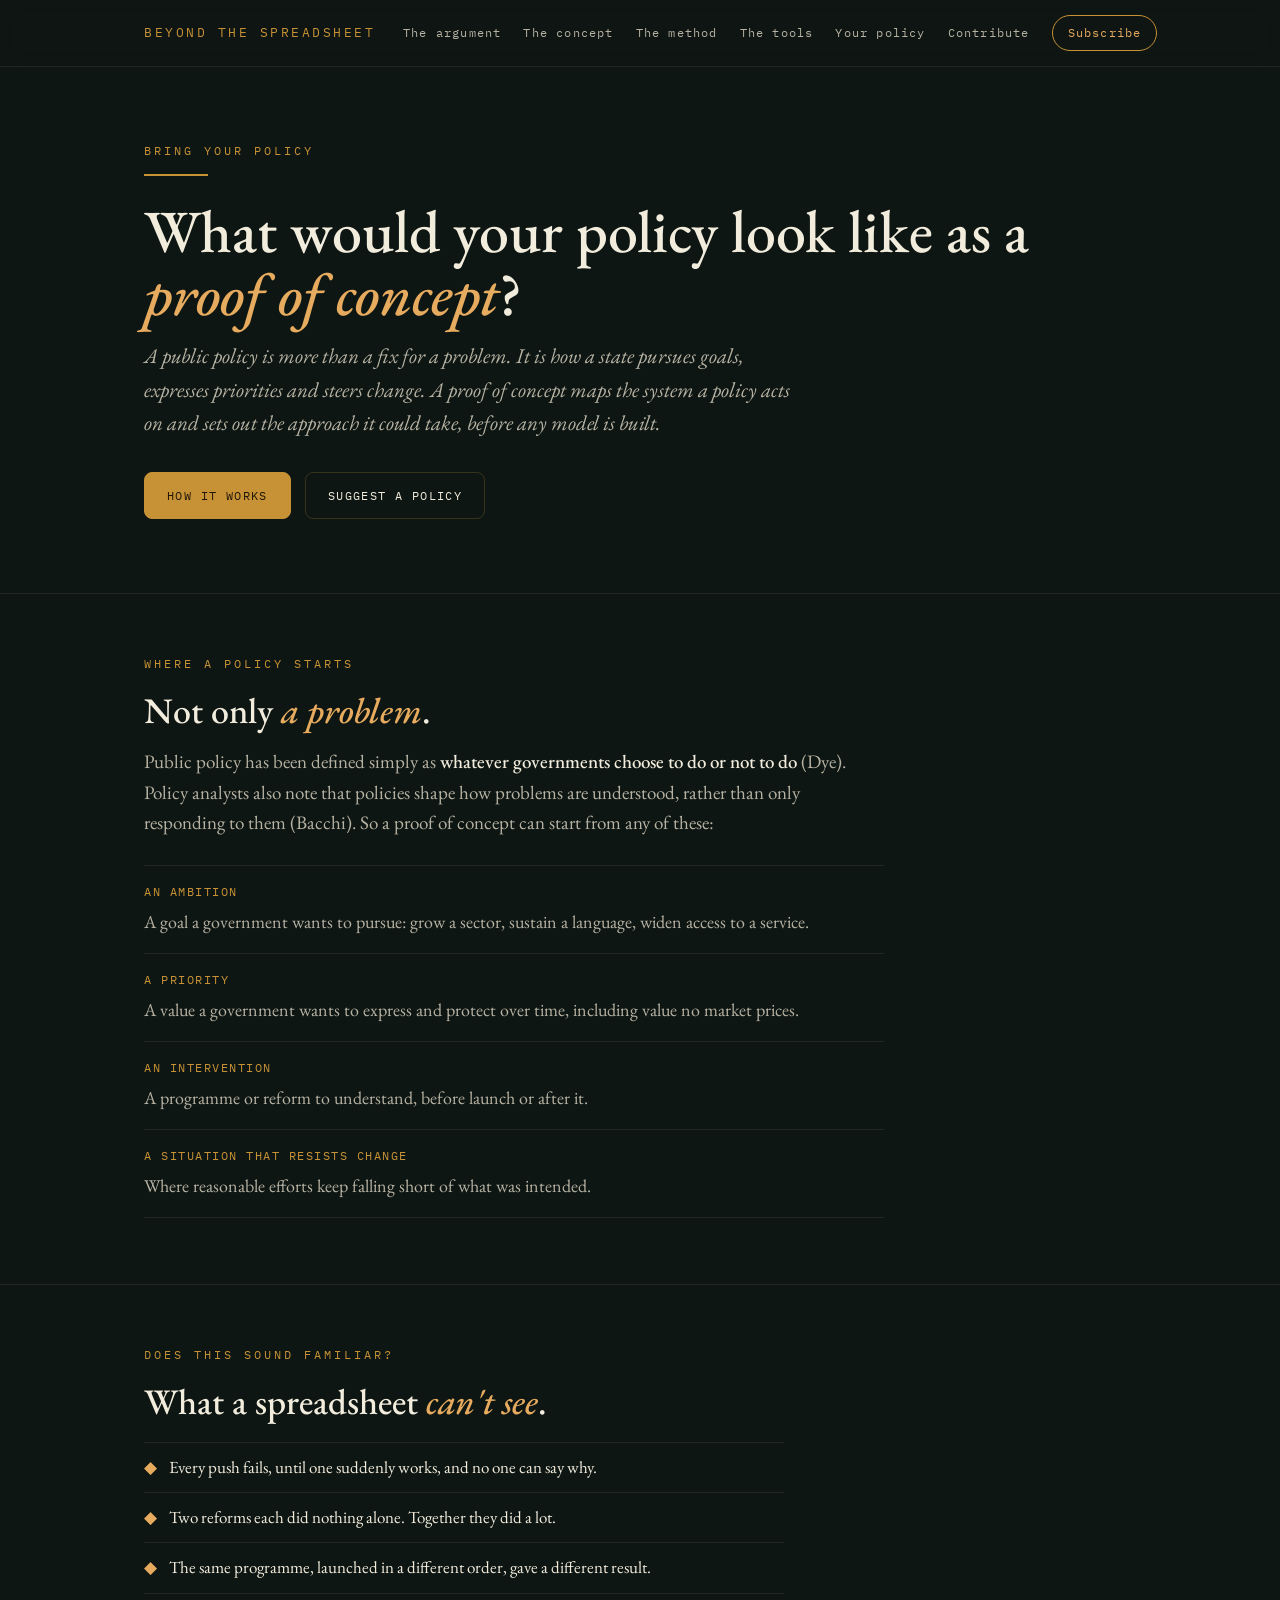
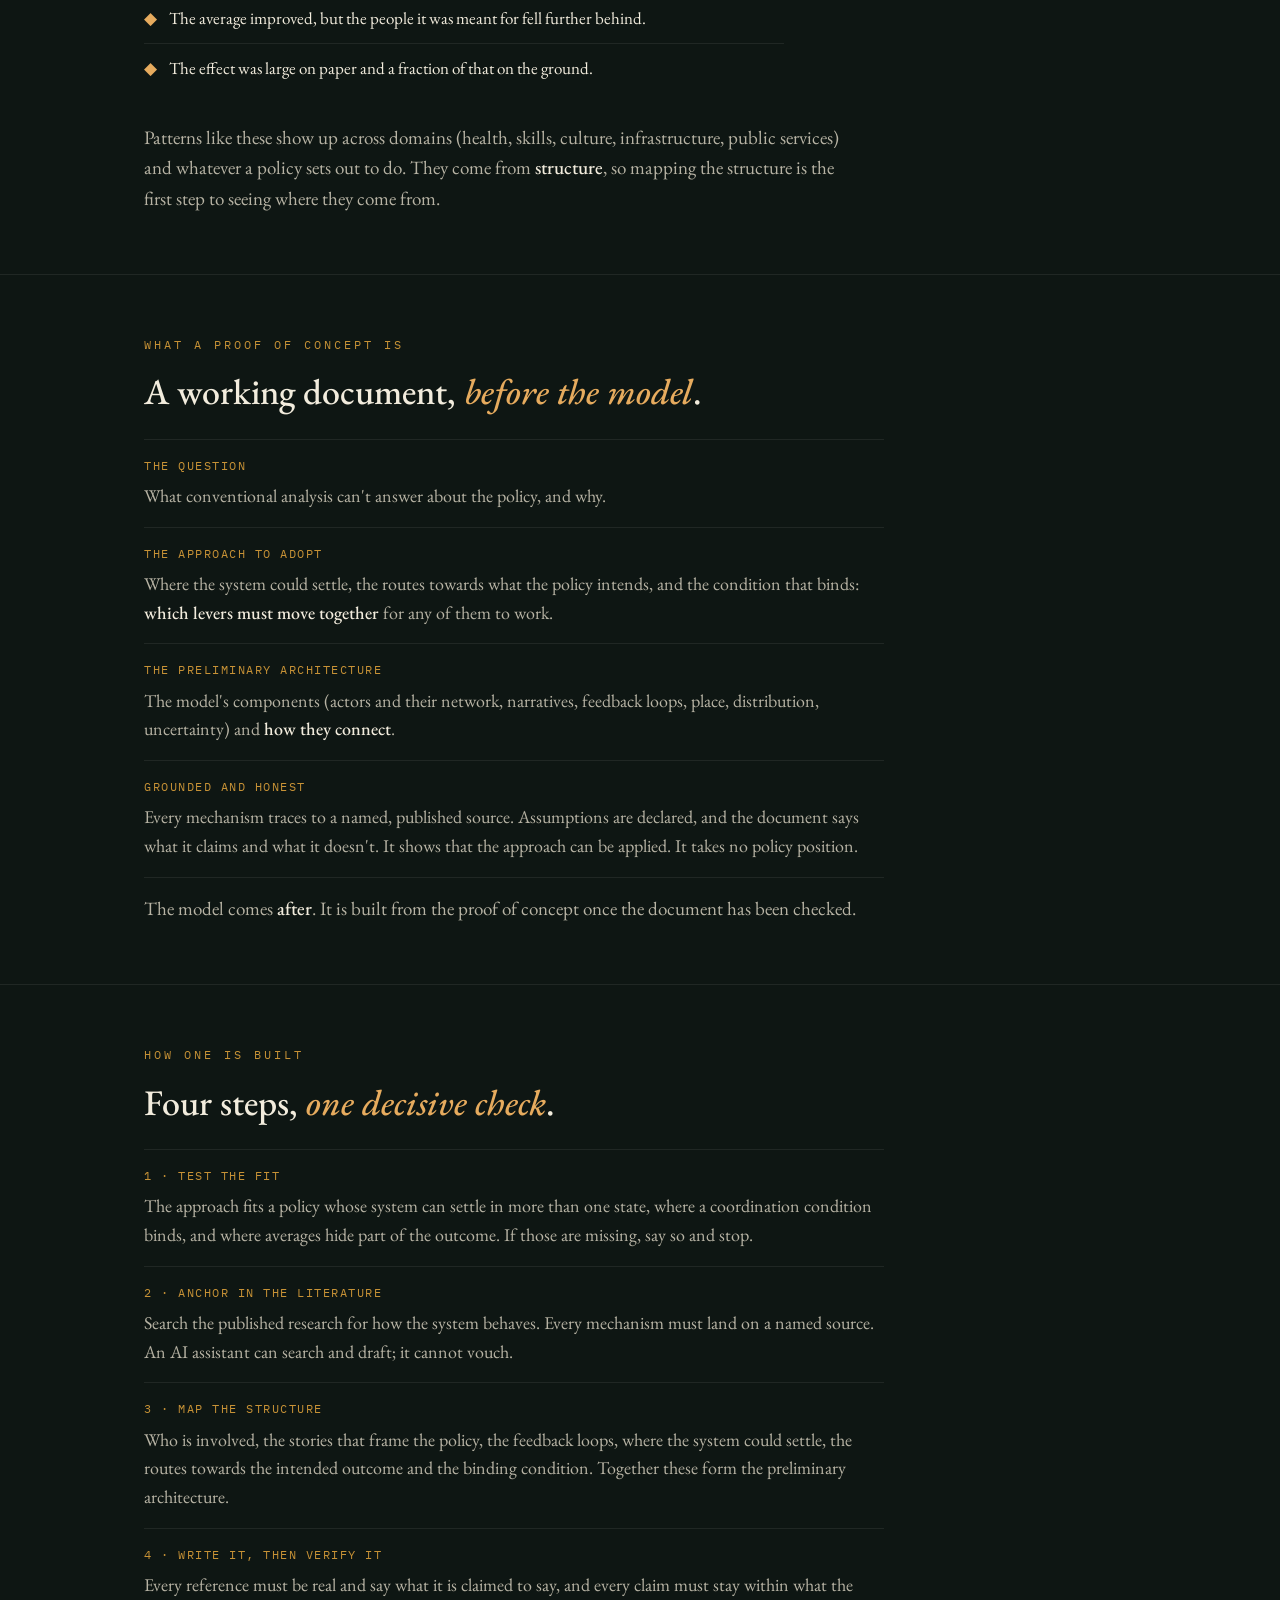
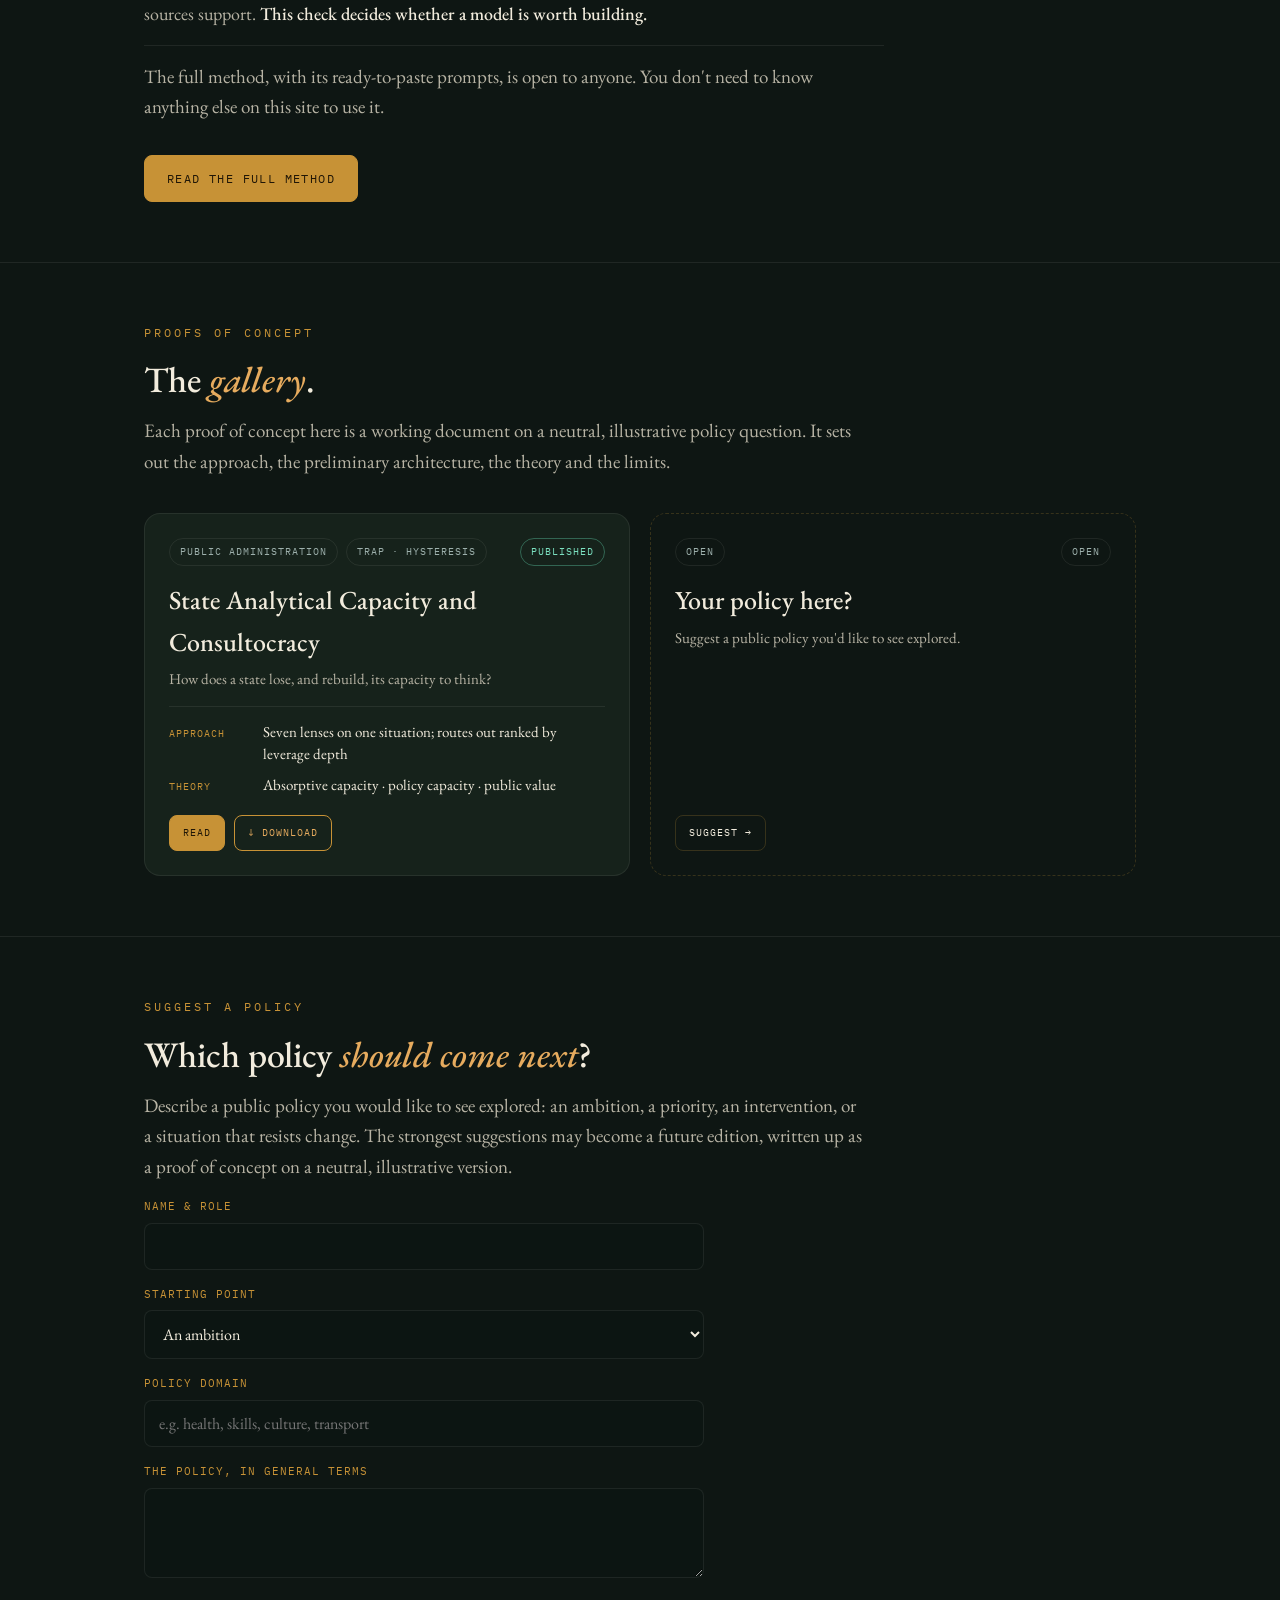
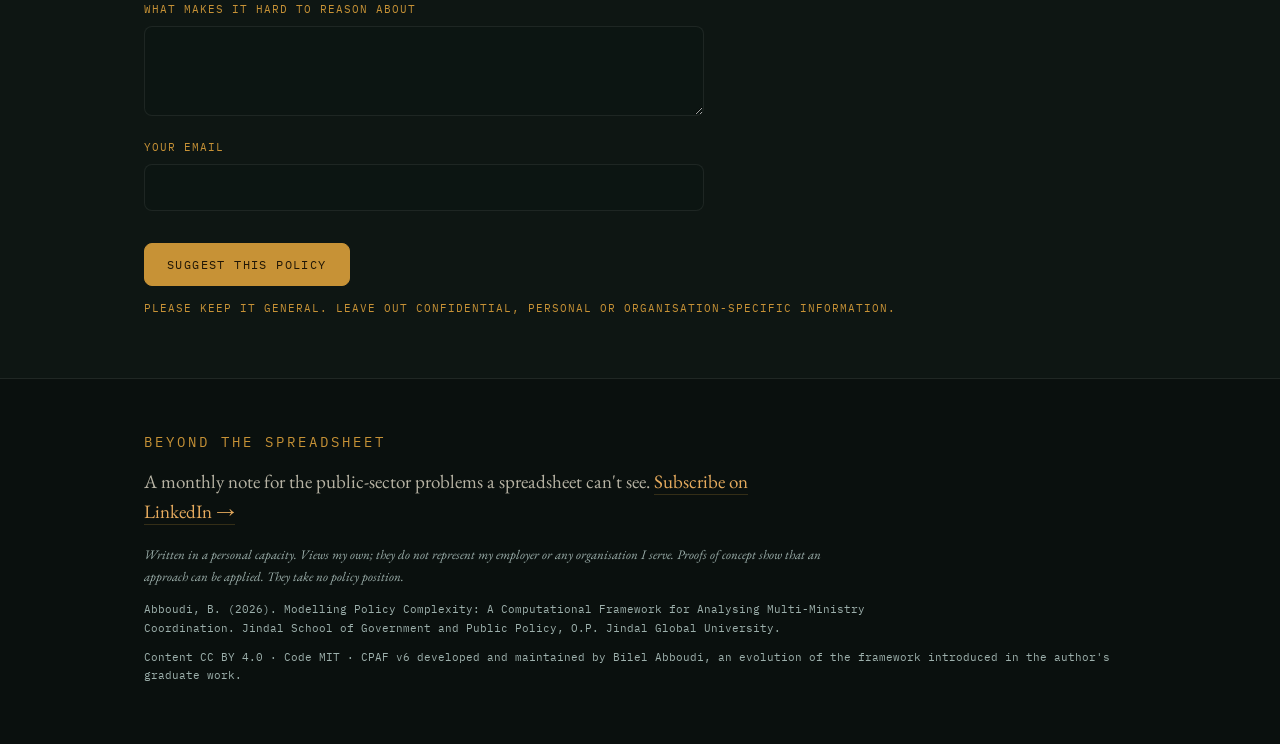
<file: policy.html>
<!DOCTYPE html><html lang="en"><head><meta charset="utf-8"><meta name="viewport" content="width=device-width,initial-scale=1">
<title>Bring your policy · Beyond the Spreadsheet</title><meta name="description" content="Turn a public policy into a proof of concept: the approach it could take and the preliminary architecture of a model to test it, grounded in named theory.">
<link rel="preconnect" href="https://fonts.googleapis.com"><link rel="preconnect" href="https://fonts.gstatic.com" crossorigin>
<link rel="icon" href="/assets/img/favicon.svg"><link rel="stylesheet" href="/assets/css/brand.css">
<meta property="og:title" content="Bring your policy · Beyond the Spreadsheet"><meta property="og:description" content="What would your policy look like as a proof of concept?"><meta property="og:type" content="website">
</head><body><nav><div class="wrap"><a class="brand" href="/">BEYOND THE SPREADSHEET</a>
<div class="navlinks"><a href="/argument.html">The argument</a><a href="/concept.html">The concept</a><a href="/method.html">The method</a><a href="/tools.html">The tools</a><a href="/policy.html">Your policy</a><a href="/contribute.html">Contribute</a><a class="pill" data-subscribe href="#">Subscribe</a></div></div></nav>
<header><div class="wrap"><div class="ey">Bring your policy</div><div class="rule"></div>
<h1>What would your policy look like as a <em>proof of concept</em>?</h1>
<p class="dek">A public policy is more than a fix for a problem. It is how a state pursues goals, expresses priorities and steers change. A proof of concept maps the system a policy acts on and sets out the approach it could take, before any model is built.</p>
<div class="cta"><a class="btn primary" href="#how">How it works</a><a class="btn ghost" href="#suggest">Suggest a policy</a></div></div></header>

<section><div class="wrap"><div class="ey lbl">Where a policy starts</div>
<h2>Not only <em>a problem</em>.</h2>
<p class="body">Public policy has been defined simply as <b>whatever governments choose to do or not to do</b> (Dye). Policy analysts also note that policies shape how problems are understood, rather than only responding to them (Bacchi). So a proof of concept can start from any of these:</p>
<div class="commit">
<div class="it"><div class="h">An ambition</div><div class="t">A goal a government wants to pursue: grow a sector, sustain a language, widen access to a service.</div></div>
<div class="it"><div class="h">A priority</div><div class="t">A value a government wants to express and protect over time, including value no market prices.</div></div>
<div class="it"><div class="h">An intervention</div><div class="t">A programme or reform to understand, before launch or after it.</div></div>
<div class="it"><div class="h">A situation that resists change</div><div class="t">Where reasonable efforts keep falling short of what was intended.</div></div>
</div></div></section>

<section><div class="wrap"><div class="ey lbl">Does this sound familiar?</div>
<h2>What a spreadsheet <em>can't see</em>.</h2>
<ul class="checks">
<li><span class="c">&#9670;</span> Every push fails, until one suddenly works, and no one can say why.</li>
<li><span class="c">&#9670;</span> Two reforms each did nothing alone. Together they did a lot.</li>
<li><span class="c">&#9670;</span> The same programme, launched in a different order, gave a different result.</li>
<li><span class="c">&#9670;</span> The average improved, but the people it was meant for fell further behind.</li>
<li><span class="c">&#9670;</span> The effect was large on paper and a fraction of that on the ground.</li>
</ul>
<p class="body">Patterns like these show up across domains (health, skills, culture, infrastructure, public services) and whatever a policy sets out to do. They come from <b>structure</b>, so mapping the structure is the first step to seeing where they come from.</p></div></section>

<section><div class="wrap"><div class="ey lbl">What a proof of concept is</div>
<h2>A working document, <em>before the model</em>.</h2>
<div class="commit">
<div class="it"><div class="h">The question</div><div class="t">What conventional analysis can't answer about the policy, and why.</div></div>
<div class="it"><div class="h">The approach to adopt</div><div class="t">Where the system could settle, the routes towards what the policy intends, and the condition that binds: <b>which levers must move together</b> for any of them to work.</div></div>
<div class="it"><div class="h">The preliminary architecture</div><div class="t">The model's components (actors and their network, narratives, feedback loops, place, distribution, uncertainty) and <b>how they connect</b>.</div></div>
<div class="it"><div class="h">Grounded and honest</div><div class="t">Every mechanism traces to a named, published source. Assumptions are declared, and the document says what it claims and what it doesn't. It shows that the approach can be applied. It takes no policy position.</div></div>
</div>
<p class="body">The model comes <b>after</b>. It is built from the proof of concept once the document has been checked.</p></div></section>

<section id="how"><div class="wrap"><div class="ey lbl">How one is built</div>
<h2>Four steps, <em>one decisive check</em>.</h2>
<div class="commit">
<div class="it"><div class="h">1 · Test the fit</div><div class="t">The approach fits a policy whose system can settle in more than one state, where a coordination condition binds, and where averages hide part of the outcome. If those are missing, say so and stop.</div></div>
<div class="it"><div class="h">2 · Anchor in the literature</div><div class="t">Search the published research for how the system behaves. Every mechanism must land on a named source. An AI assistant can search and draft; it cannot vouch.</div></div>
<div class="it"><div class="h">3 · Map the structure</div><div class="t">Who is involved, the stories that frame the policy, the feedback loops, where the system could settle, the routes towards the intended outcome and the binding condition. Together these form the preliminary architecture.</div></div>
<div class="it"><div class="h">4 · Write it, then verify it</div><div class="t">Every reference must be real and say what it is claimed to say, and every claim must stay within what the sources support. <b>This check decides whether a model is worth building.</b></div></div>
</div>
<p class="body">The full method, with its ready-to-paste prompts, is open to anyone. You don't need to know anything else on this site to use it.</p>
<div class="cta"><a class="btn primary" href="/method.html">Read the full method</a></div></div></section>

<section><div class="wrap"><div class="ey lbl">Proofs of concept</div>
<h2>The <em>gallery</em>.</h2>
<p class="body">Each proof of concept here is a working document on a neutral, illustrative policy question. It sets out the approach, the preliminary architecture, the theory and the limits.</p>
<div class="cards" id="pocs-grid">
<div class="card dashed"><div class="tags"><span class="tag">Gallery</span><span class="status st-next">Soon</span></div>
<h3>First proofs of concept</h3><div class="sub">New proofs of concept will appear here, one edition at a time.</div>
<div class="cardcta"><a class="mini" data-subscribe href="#">Get notified &#8594;</a></div></div>
<div class="card dashed"><div class="tags"><span class="tag">Open</span><span class="status st-open">Open</span></div>
<h3>Your policy here?</h3><div class="sub">Suggest a public policy you'd like to see explored.</div>
<div class="cardcta"><a class="mini" href="#suggest">Suggest &#8594;</a></div></div>
</div></div></section>

<section id="suggest"><div class="wrap"><div class="ey lbl">Suggest a policy</div>
<h2>Which policy <em>should come next</em>?</h2>
<p class="body">Describe a public policy you would like to see explored: an ambition, a priority, an intervention, or a situation that resists change. The strongest suggestions may become a future edition, written up as a proof of concept on a neutral, illustrative version.</p>
<form data-contribute action="https://formspree.io/f/mnpargav" method="POST">
<input type="hidden" name="_subject" value="Policy suggestion">
<input type="hidden" name="type" value="policy">
<div class="field"><label>Name &amp; role</label><input name="name" required></div>
<div class="field"><label>Starting point</label><select name="starting_point"><option>An ambition</option><option>A priority</option><option>An intervention</option><option>A situation that resists change</option><option>Other</option></select></div>
<div class="field"><label>Policy domain</label><input name="domain" placeholder="e.g. health, skills, culture, transport"></div>
<div class="field"><label>The policy, in general terms</label><textarea name="policy" required></textarea></div>
<div class="field"><label>What makes it hard to reason about</label><textarea name="why"></textarea></div>
<div class="field"><label>Your email</label><input type="email" name="email" required></div>
<div class="cta"><button class="btn primary" type="submit">Suggest this policy</button></div>
</form>
<p class="note">Please keep it general. Leave out confidential, personal or organisation-specific information.</p></div></section>
<footer><div class="wrap"><div class="fbrand">BEYOND THE SPREADSHEET</div>
<p class="body" style="margin-top:14px;max-width:640px">A monthly note for the public-sector problems a spreadsheet can't see. <a data-subscribe href="#" style="color:var(--gold2);border-bottom:1px solid var(--line)">Subscribe on LinkedIn &#8594;</a></p>
<p class="disc">Written in a personal capacity. Views my own; they do not represent my employer or any organisation I serve. Proofs of concept show that an approach can be applied. They take no policy position.</p>
<p class="cite">Abboudi, B. (2026). Modelling Policy Complexity: A Computational Framework for Analysing Multi-Ministry Coordination. Jindal School of Government and Public Policy, O.P. Jindal Global University.</p>
<p class="lic">Content CC BY 4.0 · Code MIT · CPAF v6 developed and maintained by Bilel Abboudi, an evolution of the framework introduced in the author's graduate work.</p></div></footer>
<script src="/assets/js/site.js"></script></body></html>
</file>
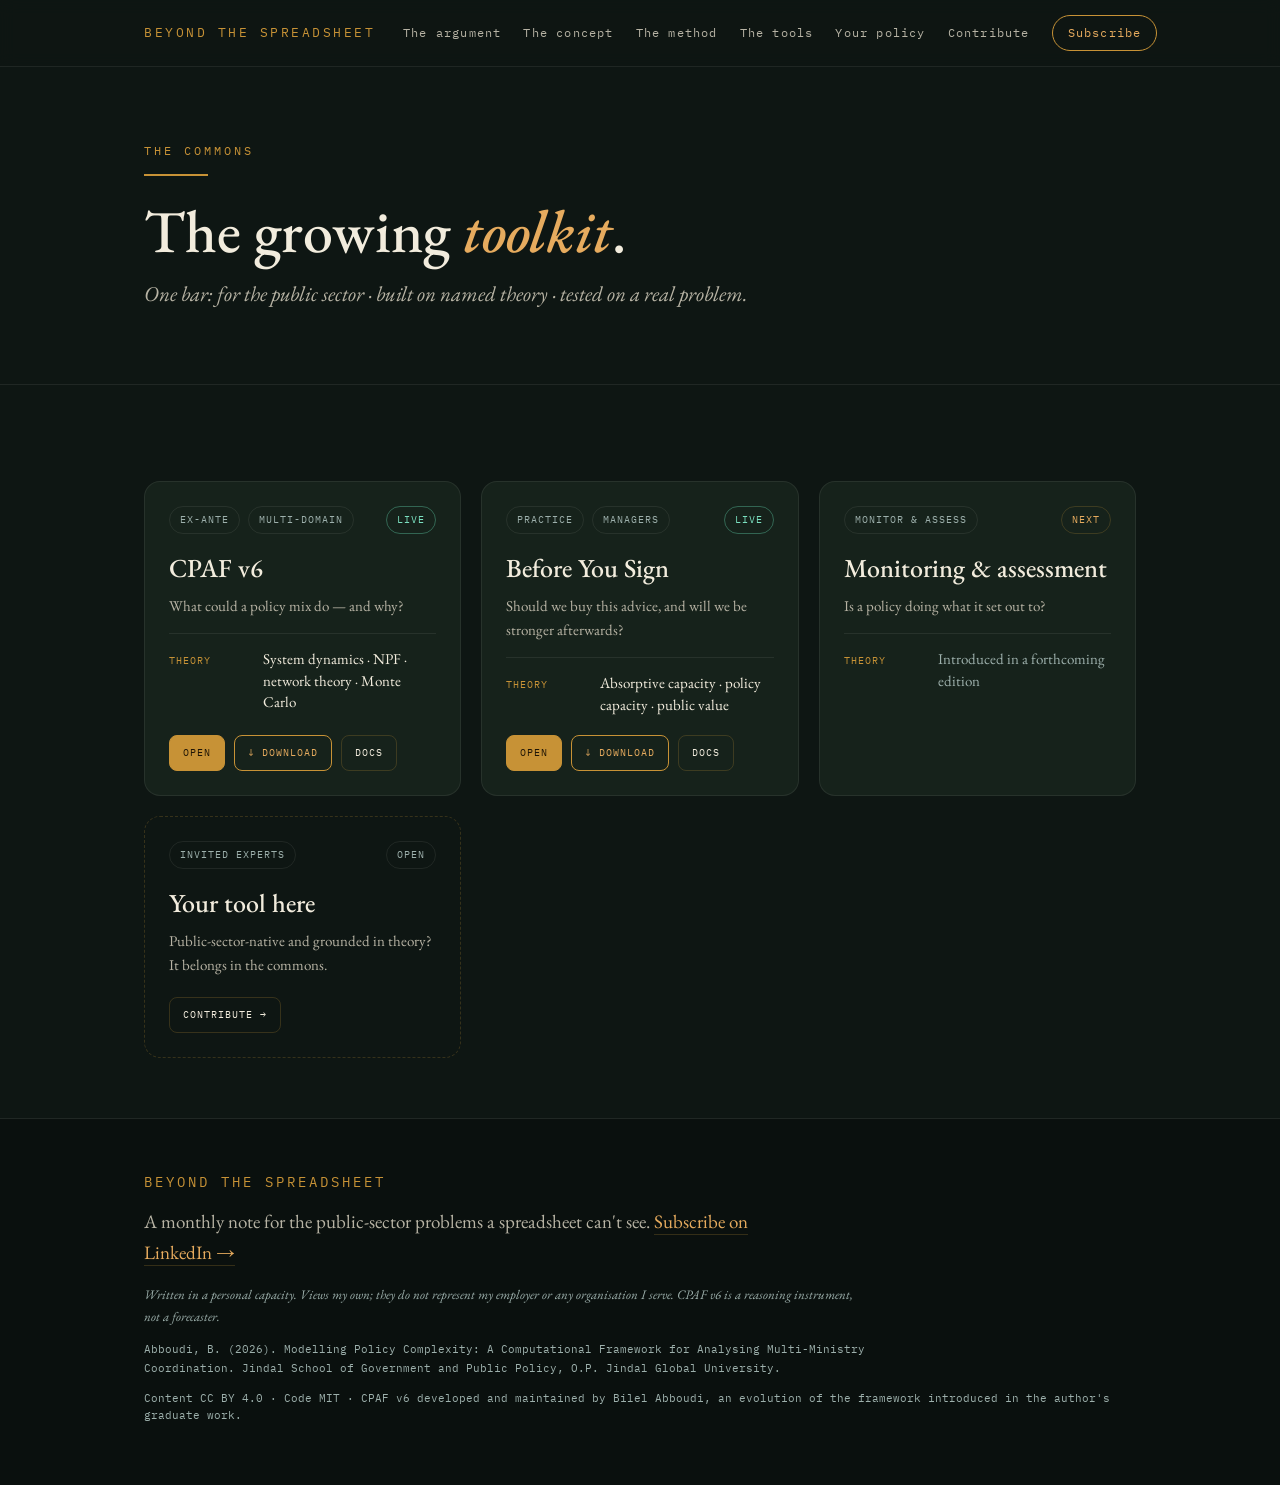
<file: tools.html>
<!DOCTYPE html><html lang="en"><head><meta charset="utf-8"><meta name="viewport" content="width=device-width,initial-scale=1">
<title>The commons · Beyond the Spreadsheet</title><meta name="description" content="Theory-grounded tools for the public sector.">
<link rel="preconnect" href="https://fonts.googleapis.com"><link rel="preconnect" href="https://fonts.gstatic.com" crossorigin>
<link rel="icon" href="/assets/img/favicon.svg"><link rel="stylesheet" href="/assets/css/brand.css">
<meta property="og:title" content="Beyond the Spreadsheet"><meta property="og:description" content="Theory-grounded tools for the public sector."><meta property="og:type" content="website">
</head><body><nav><div class="wrap"><a class="brand" href="/">BEYOND THE SPREADSHEET</a>
<div class="navlinks"><a href="/argument.html">The argument</a><a href="/concept.html">The concept</a><a href="/method.html">The method</a><a href="/tools.html">The tools</a><a href="/policy.html">Your policy</a><a href="/contribute.html">Contribute</a><a class="pill" data-subscribe href="#">Subscribe</a></div></div></nav>
<header><div class="wrap"><div class="ey">The commons</div><div class="rule"></div>
<h1>The growing <em>toolkit</em>.</h1>
<p class="dek">One bar: for the public sector · built on named theory · tested on a real problem.</p></div></header>
<section><div class="wrap"><div class="cards" id="tools-grid">
<div class="card"><div class="tags"><span class="tag">Ex-ante</span><span class="tag">Multi-domain</span><span class="status st-live">Live</span></div>
<h3>CPAF v6</h3><div class="sub">What could a policy mix do &mdash; and why?</div>
<div class="kv"><div class="row"><span class="rk">Theory</span><span class="rv">System dynamics &middot; NPF &middot; network theory &middot; Monte Carlo</span></div></div>
<div class="cardcta"><a class="mini g" href="/model/" target="_blank" rel="noopener">Open</a><a class="mini d" href="/downloads/cpaf-v6-model.zip" download>&#8595; Download</a><a class="mini" href="/docs/">Docs</a></div></div>
<div class="card"><div class="tags"><span class="tag">Practice</span><span class="tag">Managers</span><span class="status st-live">Live</span></div>
<h3>Before You Sign</h3><div class="sub">Should we buy this advice, and will we be stronger afterwards?</div>
<div class="kv"><div class="row"><span class="rk">Theory</span><span class="rv">Absorptive capacity &middot; policy capacity &middot; public value</span></div></div>
<div class="cardcta"><a class="mini g" href="/before-you-sign.html" target="_blank" rel="noopener">Open</a><a class="mini d" href="/downloads/before-you-sign-templates.pdf" download>&#8595; Download</a><a class="mini" href="/downloads/consultocracy-seven-lenses-analysis.pdf">Docs</a></div></div>
<div class="card"><div class="tags"><span class="tag">Monitor &amp; assess</span><span class="status st-next">Next</span></div>
<h3>Monitoring &amp; assessment</h3><div class="sub">Is a policy doing what it set out to?</div>
<div class="kv"><div class="row"><span class="rk">Theory</span><span class="rv dim">Introduced in a forthcoming edition.</span></div></div></div>
<div class="card dashed"><div class="tags"><span class="tag">Invited experts</span><span class="status st-open">Open</span></div>
<h3>Your tool here</h3><div class="sub">Public-sector-native and grounded in theory? It belongs in the commons.</div>
<div class="cardcta"><a class="mini" href="/contribute.html">Contribute &#8594;</a></div></div>
</div></div></section><footer><div class="wrap"><div class="fbrand">BEYOND THE SPREADSHEET</div>
<p class="body" style="margin-top:14px;max-width:640px">A monthly note for the public-sector problems a spreadsheet can't see. <a data-subscribe href="#" style="color:var(--gold2);border-bottom:1px solid var(--line)">Subscribe on LinkedIn &#8594;</a></p>
<p class="disc">Written in a personal capacity. Views my own; they do not represent my employer or any organisation I serve. CPAF v6 is a reasoning instrument, not a forecaster.</p>
<p class="cite">Abboudi, B. (2026). Modelling Policy Complexity: A Computational Framework for Analysing Multi-Ministry Coordination. Jindal School of Government and Public Policy, O.P. Jindal Global University.</p>
<p class="lic">Content CC BY 4.0 · Code MIT · CPAF v6 developed and maintained by Bilel Abboudi, an evolution of the framework introduced in the author's graduate work.</p></div></footer>
<script src="/assets/js/site.js"></script></body></html>
</file>
<file: assets/css/brand.css>
@import url('https://fonts.googleapis.com/css2?family=EB+Garamond:ital,wght@0,400;0,500;1,400&family=IBM+Plex+Mono:wght@400;500&display=swap');
:root{--bg:#0E1613;--bg2:#0A100E;--panel:#16221B;--gold:#C79236;--gold2:#E6AB5E;--cream:#F2ECDD;--muted:#9DB0AC;--sub:#B7B3A4;--line:rgba(201,150,54,.22);--hair:rgba(243,236,221,.08);--serif:'EB Garamond',Georgia,serif;--mono:'IBM Plex Mono',ui-monospace,Menlo,monospace}
*{box-sizing:border-box;margin:0;padding:0}html{scroll-behavior:smooth}
body{background:var(--bg);color:var(--cream);font-family:var(--serif);line-height:1.6;-webkit-font-smoothing:antialiased}
.wrap{max-width:1080px;margin:0 auto;padding:0 44px}
.ey{font-family:var(--mono);font-size:12px;letter-spacing:3px;text-transform:uppercase;color:var(--gold)}
a{color:inherit;text-decoration:none}
nav{position:sticky;top:0;z-index:20;border-bottom:1px solid var(--hair);background:rgba(14,22,19,.86);backdrop-filter:blur(8px)}
nav .wrap{display:flex;align-items:center;justify-content:space-between;gap:28px;height:66px}
.brand{font-family:var(--mono);font-size:13px;letter-spacing:2.5px;color:var(--gold)}
.navlinks{display:flex;gap:22px;align-items:center;font-family:var(--mono);font-size:12px;letter-spacing:1.2px;color:var(--sub)}
.navlinks a{white-space:nowrap}.brand{white-space:nowrap}
.navlinks a:hover{color:var(--cream)}
@media(max-width:1100px){.navlinks{gap:16px;font-size:11px;letter-spacing:.8px}}
.pill{border:1px solid var(--gold);color:var(--gold2)!important;padding:7px 15px;border-radius:999px}.pill:hover{background:rgba(201,150,54,.12)}
.rule{width:64px;height:2px;background:var(--gold);margin:14px 0 24px}
h1{font-size:60px;line-height:1.04;font-weight:500;color:var(--cream)}h1 em{font-style:italic;color:var(--gold2)}
h2{font-size:36px;line-height:1.12;font-weight:500;color:var(--cream)}h2 em{font-style:italic;color:var(--gold2)}
h3{font-size:26px;font-weight:500;color:var(--cream)}
.lede{font-style:italic;font-size:23px;color:var(--sub);margin-top:18px;max-width:620px}
.dek{font-style:italic;font-size:21px;color:var(--sub);margin-top:14px;max-width:660px}
p.body{font-size:19px;color:var(--sub);max-width:720px;margin-top:16px}p.body b{color:var(--cream);font-weight:500}p.body em{color:var(--gold2);font-style:italic}
header{position:relative;overflow:hidden;border-bottom:1px solid var(--hair)}
header .wrap{padding:74px 44px}
section{padding:60px 0;border-bottom:1px solid var(--hair)}
.lbl{margin-bottom:18px}
.cta{display:flex;gap:14px;margin-top:32px;flex-wrap:wrap}
.btn{font-family:var(--mono);font-size:12px;letter-spacing:1.4px;text-transform:uppercase;padding:13px 22px;border-radius:8px;border:1px solid var(--line);color:var(--cream);display:inline-block;transition:.15s;cursor:pointer}
.btn.primary{background:var(--gold);color:#201606;border-color:var(--gold)}.btn.primary:hover{background:var(--gold2)}
.btn.ghost:hover{border-color:var(--gold);color:var(--gold2)}
.btn.download{border-color:var(--gold);color:var(--gold2)}.btn.download:hover{background:rgba(201,150,54,.12)}
.commit{border-top:1px solid var(--hair);margin:26px 0 6px;max-width:740px}
.commit .it{padding:16px 0;border-bottom:1px solid var(--hair)}
.commit .h{font-family:var(--mono);font-size:12px;letter-spacing:1.5px;text-transform:uppercase;color:var(--gold);margin-bottom:7px}
.commit .t{font-size:18px;color:var(--sub)}.commit .t b{color:var(--cream);font-weight:500}
.close{font-size:23px;color:var(--cream);font-style:italic;margin:30px 0 6px}
.sig{font-family:var(--mono);font-size:12px;letter-spacing:1.5px;color:var(--gold2);margin-top:18px}
.cards{display:grid;grid-template-columns:repeat(auto-fit,minmax(280px,1fr));gap:20px;margin-top:36px}
.card{background:var(--panel);border:1px solid var(--hair);border-radius:16px;padding:24px;display:flex;flex-direction:column;transition:.15s}
.card:hover{border-color:var(--line)}.card.dashed{background:transparent;border-style:dashed;border-color:var(--line)}
.tags{display:flex;gap:8px;flex-wrap:wrap;margin-bottom:14px;align-items:center}
.tag{font-family:var(--mono);font-size:10px;letter-spacing:1px;text-transform:uppercase;color:var(--muted);border:1px solid var(--hair);border-radius:999px;padding:5px 10px}
.status{margin-left:auto;font-family:var(--mono);font-size:10px;letter-spacing:1px;text-transform:uppercase;padding:5px 10px;border-radius:999px}
.st-live{color:#7BE0C0;border:1px solid rgba(93,202,165,.4)}.st-next{color:var(--gold2);border:1px solid var(--line)}.st-planned,.st-open{color:var(--muted);border:1px solid var(--hair)}
.card h3{font-size:26px}.card .sub{color:var(--sub);font-size:15px;margin-top:4px}
.kv{margin-top:15px;border-top:1px solid var(--hair);padding-top:14px;display:grid;gap:9px}
.kv .row{display:grid;grid-template-columns:82px 1fr;gap:12px;align-items:baseline}
.kv .rk{font-family:var(--mono);font-size:10px;letter-spacing:1px;text-transform:uppercase;color:var(--gold)}
.kv .rv{color:var(--cream);font-size:15px;line-height:1.45}.kv .rv.dim{color:var(--muted)}
.cardcta{display:flex;gap:9px;margin-top:auto;padding-top:20px;flex-wrap:wrap}
.mini{font-family:var(--mono);font-size:10px;letter-spacing:1px;text-transform:uppercase;padding:9px 13px;border-radius:8px;border:1px solid var(--line);color:var(--cream)}
.mini.g{background:var(--gold);color:#201606;border-color:var(--gold)}.mini.g:hover{background:var(--gold2)}
.mini.d{border-color:var(--gold);color:var(--gold2)}.mini:hover{border-color:var(--gold);color:var(--gold2)}
.figure{background:var(--cream);border-radius:14px;padding:20px;margin:26px 0;text-align:center;max-width:760px}
.figure img{max-width:100%;border-radius:6px;display:block;margin:0 auto}
.figure .cap{font-family:var(--mono);font-size:10.5px;letter-spacing:1px;color:#6a6350;margin-top:12px;text-transform:uppercase}
.checks{list-style:none;margin:20px 0 30px;max-width:640px}
.checks li{display:flex;gap:12px;align-items:baseline;padding:11px 0;border-top:1px solid var(--hair);color:var(--cream);font-size:17px}.checks .c{color:var(--gold2);font-family:var(--mono)}
.barline{font-family:var(--mono);font-size:12.5px;letter-spacing:1px;color:var(--muted);margin-top:12px}.barline b{color:var(--gold2);font-weight:500}
.filter{display:flex;gap:10px;flex-wrap:wrap;margin-top:22px}
.chip{font-family:var(--mono);font-size:11px;letter-spacing:1px;text-transform:uppercase;padding:8px 14px;border-radius:999px;border:1px solid var(--hair);color:var(--muted);cursor:pointer}
.chip.on{border-color:var(--gold);color:var(--gold2)}
.promptbox{background:#0c1512;border:1px solid var(--hair);border-left:3px solid var(--gold);border-radius:8px;padding:16px 18px;margin:14px 0;font-family:var(--mono);font-size:13px;color:#cfd8d3;max-width:740px;line-height:1.6}
.plabel{font-family:var(--mono);font-size:11px;letter-spacing:1px;text-transform:uppercase;color:var(--gold);margin-bottom:8px}
.field{margin:16px 0;max-width:560px}
.field label{display:block;font-family:var(--mono);font-size:11px;letter-spacing:1px;text-transform:uppercase;color:var(--gold);margin-bottom:7px}
.field input,.field textarea,.field select{width:100%;background:#0c1512;border:1px solid var(--hair);border-radius:8px;padding:12px 14px;color:var(--cream);font-family:var(--serif);font-size:16px}
.field textarea{min-height:90px;resize:vertical}
.field input:focus,.field textarea:focus,.field select:focus{outline:none;border-color:var(--gold)}
.bc{font-family:var(--mono);font-size:11px;letter-spacing:1px;color:var(--muted);text-transform:uppercase}
.note{font-family:var(--mono);font-size:11px;letter-spacing:1px;color:var(--gold);text-transform:uppercase;margin:14px 0 0}
footer{padding:52px 0 60px;background:var(--bg2)}
.fbrand{font-family:var(--mono);letter-spacing:3px;color:var(--gold);font-size:14px}
.disc{color:var(--muted);font-size:13px;margin-top:16px;max-width:720px;font-style:italic;line-height:1.7}
.cite{color:var(--muted);font-family:var(--mono);font-size:11px;margin-top:12px;max-width:760px;line-height:1.7}
.lic{color:var(--muted);font-family:var(--mono);font-size:11px;margin-top:12px}
@media(max-width:760px){.wrap{padding:0 24px}.navlinks{gap:14px;font-size:11px}.navlinks a:not(.pill){display:none}h1{font-size:42px}.lede{font-size:19px}h2{font-size:29px}header .wrap{padding:52px 24px}}
</file>
